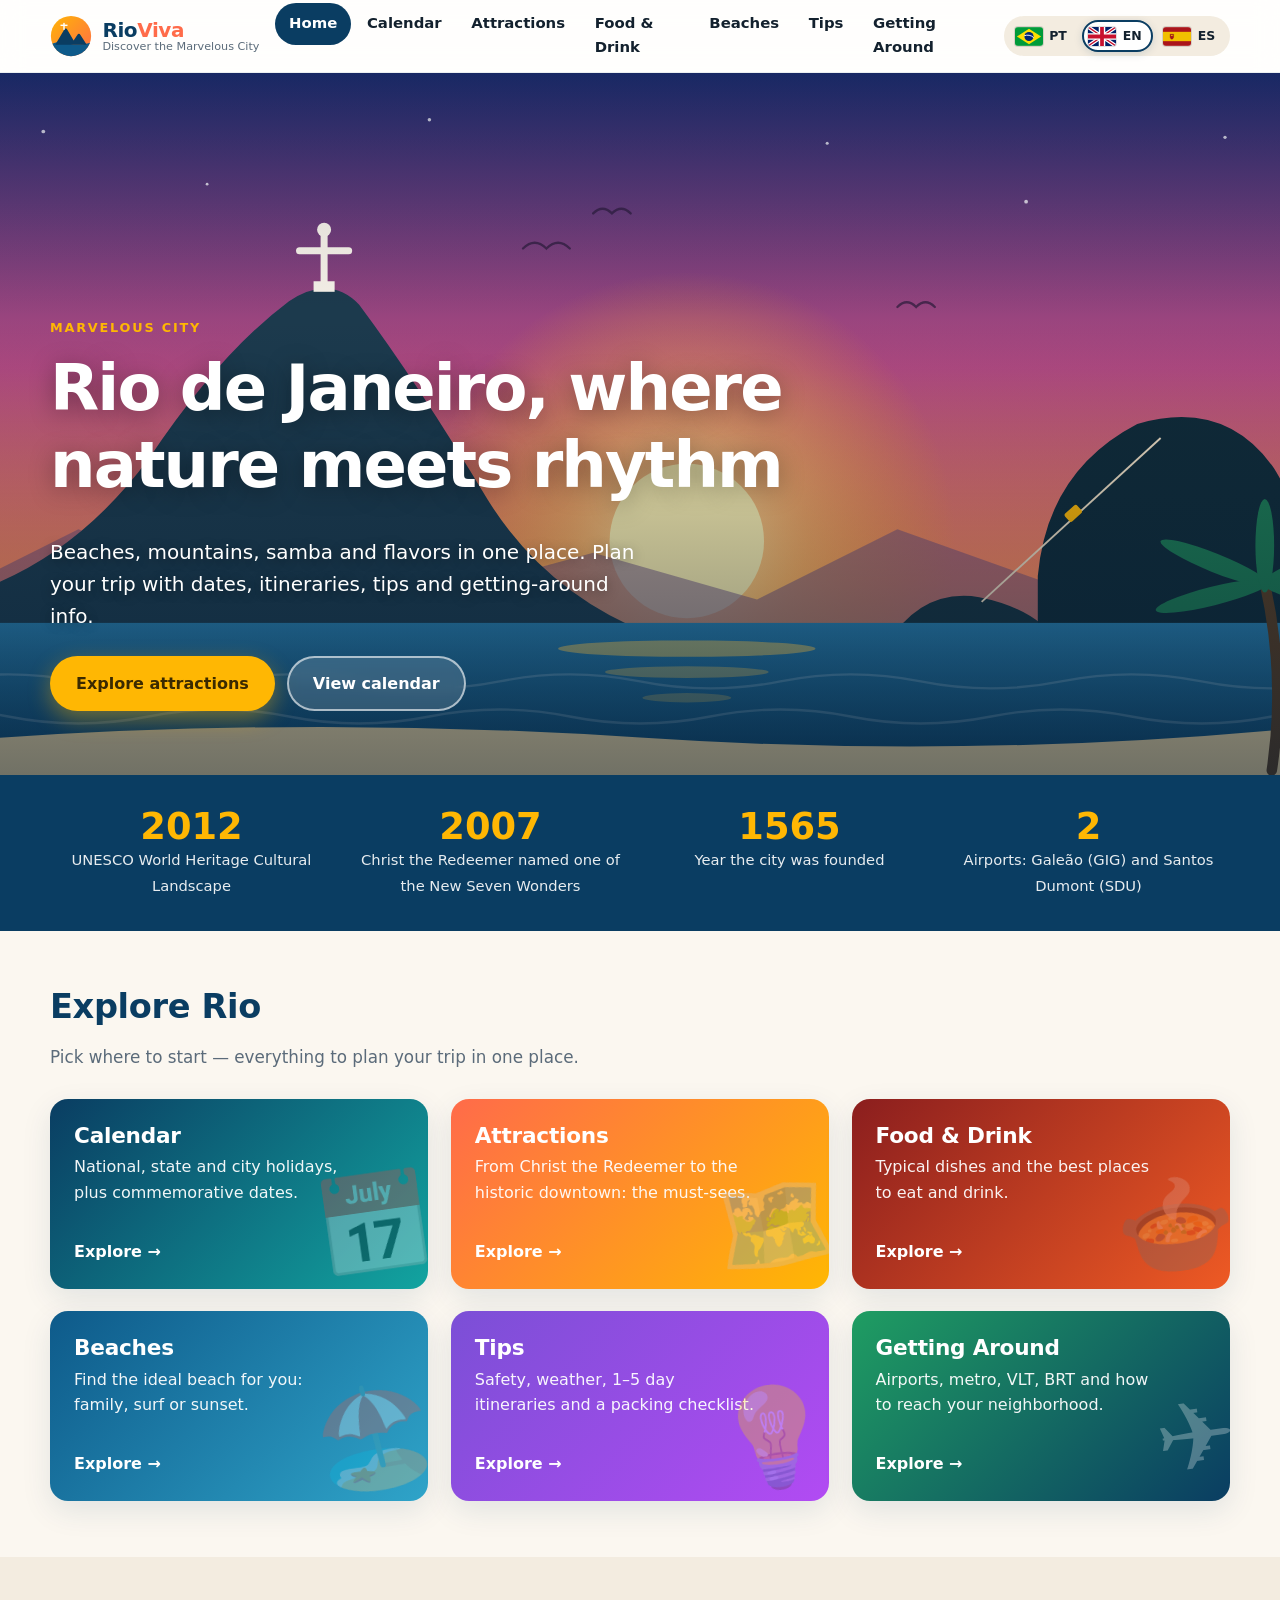
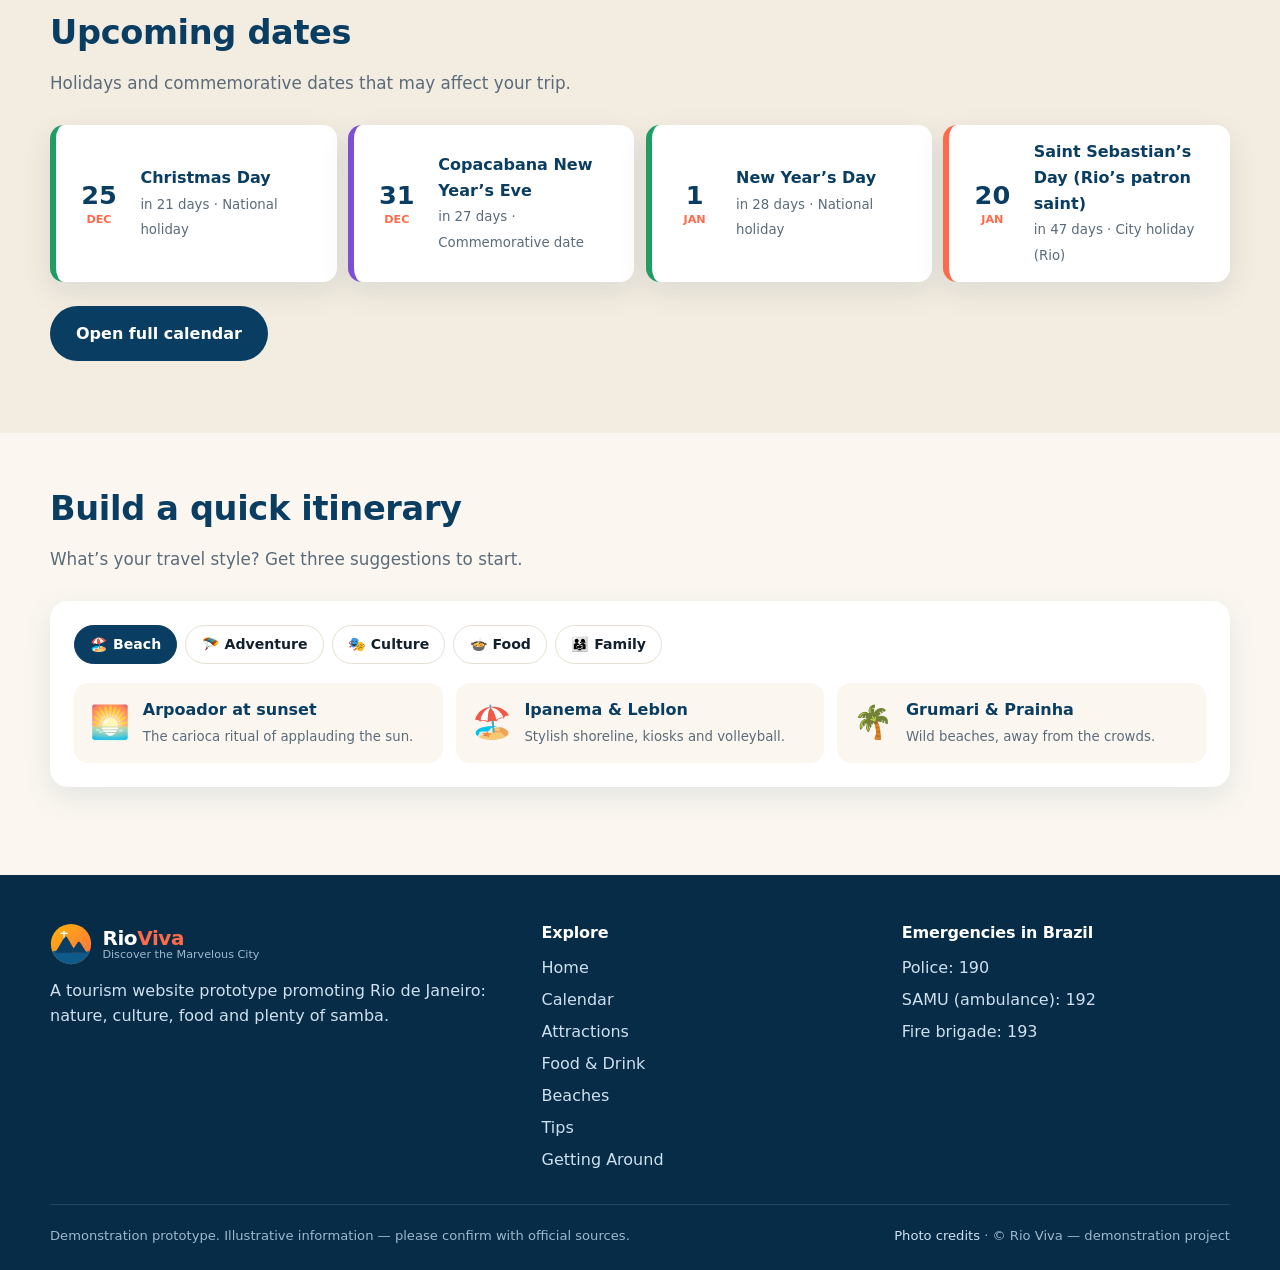
<file: index.html>
<!DOCTYPE html>
<html lang="pt-BR">
<head>
  <meta charset="utf-8">
  <meta name="viewport" content="width=device-width, initial-scale=1">
  <title data-i18n="meta.title.home">Rio Viva — Descubra o Rio de Janeiro</title>
  <meta name="description" content="Guia de turismo do Rio de Janeiro." data-i18n-content="meta.desc.home">
  <link rel="icon" href="favicon.svg" type="image/svg+xml">
  <link rel="stylesheet" href="css/styles.css">
</head>
<body data-page="home">
  <a class="skip-link" href="#main" data-i18n="a11y.skip">Pular para o conteúdo</a>
  <header id="site-header"></header>

  <main id="main">
    <!-- HERO -->
    <section class="hero" aria-labelledby="hero-title">
      <svg class="hero-art" viewBox="0 0 1200 600" preserveAspectRatio="xMidYMax slice" aria-hidden="true" focusable="false">
        <defs>
          <linearGradient id="sky" x1="0" y1="0" x2="0" y2="1">
            <stop offset="0" stop-color="#1b2a6b"/>
            <stop offset=".42" stop-color="#b34a82"/>
            <stop offset=".72" stop-color="#ff8a5c"/>
            <stop offset="1" stop-color="#ffc268"/>
          </linearGradient>
          <radialGradient id="glow">
            <stop offset="0" stop-color="#fff2b8" stop-opacity=".95"/>
            <stop offset=".45" stop-color="#ffd25a" stop-opacity=".5"/>
            <stop offset="1" stop-color="#ffb703" stop-opacity="0"/>
          </radialGradient>
          <linearGradient id="sea" x1="0" y1="0" x2="0" y2="1">
            <stop offset="0" stop-color="#2a7fae"/>
            <stop offset="1" stop-color="#0a3d62"/>
          </linearGradient>
        </defs>
        <rect width="1200" height="600" fill="url(#sky)"/>
        <g fill="#fff" opacity=".75">
          <circle cx="90" cy="50" r="1.6"/><circle cx="230" cy="95" r="1.2"/><circle cx="420" cy="40" r="1.5"/>
          <circle cx="760" cy="60" r="1.3"/><circle cx="930" cy="110" r="1.6"/><circle cx="1100" cy="55" r="1.4"/>
        </g>
        <circle cx="640" cy="400" r="230" fill="url(#glow)"/>
        <circle cx="640" cy="400" r="66" fill="#fff1b0"/>
        <path d="M0 450L120 390 220 430 330 360 450 440 560 410 700 450 820 390 960 440 1100 400 1200 440V600H0Z" fill="#6b4a7c" opacity=".5"/>
        <!-- Corcovado + Cristo -->
        <path d="M0 480L40 440Q120 410 180 330Q240 240 300 195Q335 172 360 198Q410 265 470 365Q520 445 610 480V600H0Z" fill="#1c3a4d"/>
        <g fill="#f4efe6">
          <rect x="327" y="138" width="6" height="44"/><rect x="306" y="149" width="48" height="6" rx="3"/>
          <circle cx="330" cy="134" r="6"/><rect x="321" y="178" width="18" height="9"/>
        </g>
        <!-- Pão de Açúcar + Urca + bondinho -->
        <g transform="translate(70 0)">
        <path d="M740 600V490Q770 440 820 448Q870 458 890 490V600Z" fill="#17323f"/>
        <path d="M870 600V430Q878 340 955 300Q1030 278 1072 338Q1102 386 1112 470L1140 600Z" fill="#102a37"/>
        <line x1="822" y1="452" x2="975" y2="312" stroke="#f1dfc3" stroke-width="1.6"/>
        <rect x="893" y="372" width="14" height="9" rx="2" fill="#ffb703" transform="rotate(-42 900 376)"/>
        </g>
        <!-- mar -->
        <rect y="470" width="1200" height="130" fill="url(#sea)"/>
        <ellipse cx="640" cy="492" rx="110" ry="7" fill="#ffd25a" opacity=".55"/>
        <ellipse cx="640" cy="512" rx="70" ry="5" fill="#ffd25a" opacity=".4"/>
        <ellipse cx="640" cy="534" rx="38" ry="4" fill="#ffd25a" opacity=".3"/>
        <g fill="none" stroke="#fff" stroke-opacity=".2" stroke-width="2">
          <path d="M0 520Q60 508 120 520T240 520 360 520 480 520 600 520 720 520 840 520 960 520 1080 520 1200 520"/>
          <path d="M-60 550Q0 538 60 550T180 550 300 550 420 550 540 550 660 550 780 550 900 550 1020 550 1140 550 1260 550"/>
        </g>
        <!-- pássaros -->
        <g fill="none" stroke="#2a1a3a" stroke-width="2" stroke-linecap="round" opacity=".7">
          <path d="M500 150q10-10 20 0q10-10 20 0"/><path d="M560 120q8-8 16 0q8-8 16 0"/><path d="M820 200q8-8 16 0q8-8 16 0"/>
        </g>
        <!-- areia + palmeira -->
        <path d="M0 600V572Q300 548 600 568T1200 556V600Z" fill="#f3d9a4"/>
        <g transform="translate(1140 596)">
          <path d="M0 0Q12-80-6-160" stroke="#5a3d22" stroke-width="9" fill="none" stroke-linecap="round"/>
          <g transform="translate(-6 -160)" fill="#1d7a52">
            <ellipse cx="46" cy="0" rx="50" ry="8" transform="rotate(-22)"/><ellipse cx="46" cy="0" rx="50" ry="8" transform="rotate(14)"/>
            <ellipse cx="-46" cy="0" rx="50" ry="8" transform="rotate(22)"/><ellipse cx="-46" cy="0" rx="50" ry="8" transform="rotate(-14)"/>
            <ellipse cx="0" cy="-32" rx="8" ry="40"/>
          </g>
        </g>
      </svg>
      <div class="container hero-content">
        <span class="eyebrow" data-i18n="home.hero.eyebrow">Cidade Maravilhosa</span>
        <h1 id="hero-title" data-i18n="home.hero.title">Rio de Janeiro, onde a natureza encontra o ritmo</h1>
        <p data-i18n="home.hero.sub">Praias, montanhas, samba e sabores num só lugar. Planeje sua viagem com datas, roteiros, dicas e mobilidade.</p>
        <div class="hero-cta">
          <a class="btn btn-primary" href="pontos-turisticos.html" data-i18n="home.hero.cta1">Explorar pontos turísticos</a>
          <a class="btn btn-ghost" href="calendario.html" data-i18n="home.hero.cta2">Ver calendário</a>
        </div>
      </div>
    </section>

    <!-- STATS -->
    <section class="stats" aria-label="Rio em números">
      <div class="container stats-grid">
        <div class="stat"><strong>2012</strong><span data-i18n="home.stat.1">Paisagem Cultural Patrimônio Mundial da UNESCO</span></div>
        <div class="stat"><strong>2007</strong><span data-i18n="home.stat.2">Cristo Redentor eleito uma das Novas Sete Maravilhas</span></div>
        <div class="stat"><strong>1565</strong><span data-i18n="home.stat.3">Ano de fundação da cidade</span></div>
        <div class="stat"><strong>2</strong><span data-i18n="home.stat.4">Aeroportos: Galeão (GIG) e Santos Dumont (SDU)</span></div>
      </div>
    </section>

    <!-- EXPLORE -->
    <section class="section">
      <div class="container">
        <div class="section-head reveal">
          <h2 data-i18n="home.explore.title">Explore o Rio</h2>
          <p data-i18n="home.explore.sub">Escolha por onde começar — tudo para planejar sua viagem em um só lugar.</p>
        </div>
        <div class="grid">
          <a class="tile reveal" href="calendario.html" data-emoji="📅" style="--g1:#0a3d62;--g2:#12a4a0">
            <h3 data-i18n="nav.calendar">Calendário</h3><p data-i18n="home.tile.calendar">Feriados nacionais, estaduais e municipais, e datas comemorativas.</p><span class="go" data-i18n="common.explore">Explorar →</span>
          </a>
          <a class="tile reveal" href="pontos-turisticos.html" data-emoji="🗺️" style="--g1:#ff6b4a;--g2:#ffb703">
            <h3 data-i18n="nav.attractions">Pontos turísticos</h3><p data-i18n="home.tile.attractions">Do Cristo Redentor ao Centro Histórico: o que não pode faltar.</p><span class="go" data-i18n="common.explore">Explorar →</span>
          </a>
          <a class="tile reveal" href="gastronomia.html" data-emoji="🍲" style="--g1:#8b1e1e;--g2:#ee5a24">
            <h3 data-i18n="nav.food">Gastronomia</h3><p data-i18n="home.tile.food">Pratos típicos e os melhores lugares para comer e beber.</p><span class="go" data-i18n="common.explore">Explorar →</span>
          </a>
          <a class="tile reveal" href="praias.html" data-emoji="🏖️" style="--g1:#0e5a8a;--g2:#2fa4c9">
            <h3 data-i18n="nav.beaches">Praias</h3><p data-i18n="home.tile.beaches">Encontre a praia ideal para o seu perfil: família, surfe ou pôr do sol.</p><span class="go" data-i18n="common.explore">Explorar →</span>
          </a>
          <a class="tile reveal" href="dicas.html" data-emoji="💡" style="--g1:#7b4fd6;--g2:#b24bf3">
            <h3 data-i18n="nav.tips">Dicas</h3><p data-i18n="home.tile.tips">Segurança, clima, roteiros de 1 a 5 dias e checklist de mala.</p><span class="go" data-i18n="common.explore">Explorar →</span>
          </a>
          <a class="tile reveal" href="mobilidade.html" data-emoji="✈️" style="--g1:#1f9d62;--g2:#0a3d62">
            <h3 data-i18n="nav.mobility">Mobilidade</h3><p data-i18n="home.tile.mobility">Aeroportos, metrô, VLT, BRT e como chegar ao seu bairro.</p><span class="go" data-i18n="common.explore">Explorar →</span>
          </a>
        </div>
      </div>
    </section>

    <!-- PRÓXIMAS DATAS -->
    <section class="section alt">
      <div class="container">
        <div class="section-head reveal">
          <h2 data-i18n="home.upcoming.title">Próximas datas</h2>
          <p data-i18n="home.upcoming.sub">Feriados e datas comemorativas que podem influenciar sua viagem.</p>
        </div>
        <div class="upcoming" id="upcoming"></div>
        <p style="margin-top:1.5rem"><a class="btn btn-dark" href="calendario.html" data-i18n="home.upcoming.cta">Abrir calendário completo</a></p>
      </div>
    </section>

    <!-- ROTEIRO RÁPIDO -->
    <section class="section">
      <div class="container">
        <div class="section-head reveal">
          <h2 data-i18n="home.quick.title">Monte um roteiro rápido</h2>
          <p data-i18n="home.quick.sub">Qual é o seu estilo de viagem? Receba três sugestões para começar.</p>
        </div>
        <div class="quick reveal">
          <div class="chips" id="quick-chips" role="group" data-i18n-aria="home.quick.title"></div>
          <div class="quick-results" id="quick-results" aria-live="polite"></div>
        </div>
      </div>
    </section>
  </main>

  <footer id="site-footer"></footer>

  <script src="js/i18n.js"></script>
  <script src="js/core.js"></script>
  <script src="js/data/calendar-data.js"></script>
  <script src="js/pages/home.js"></script>
</body>
</html>
</file>
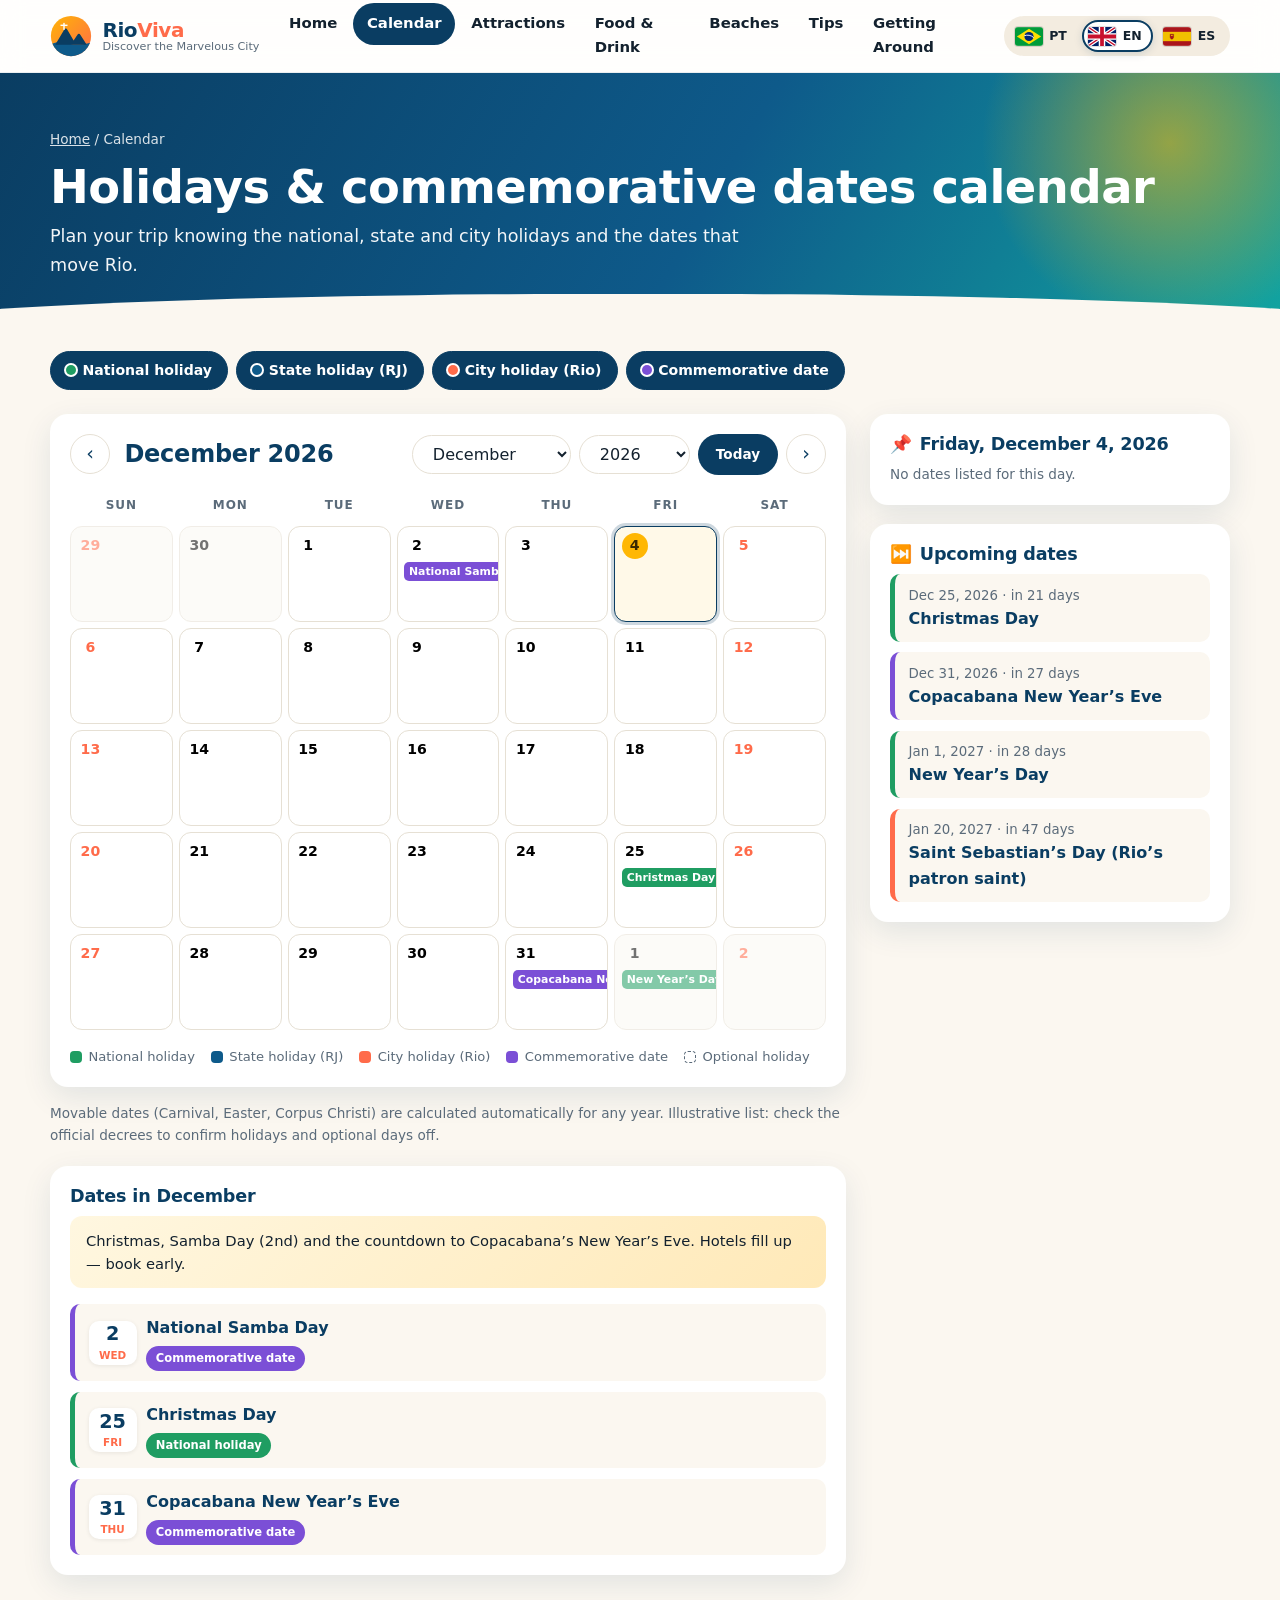
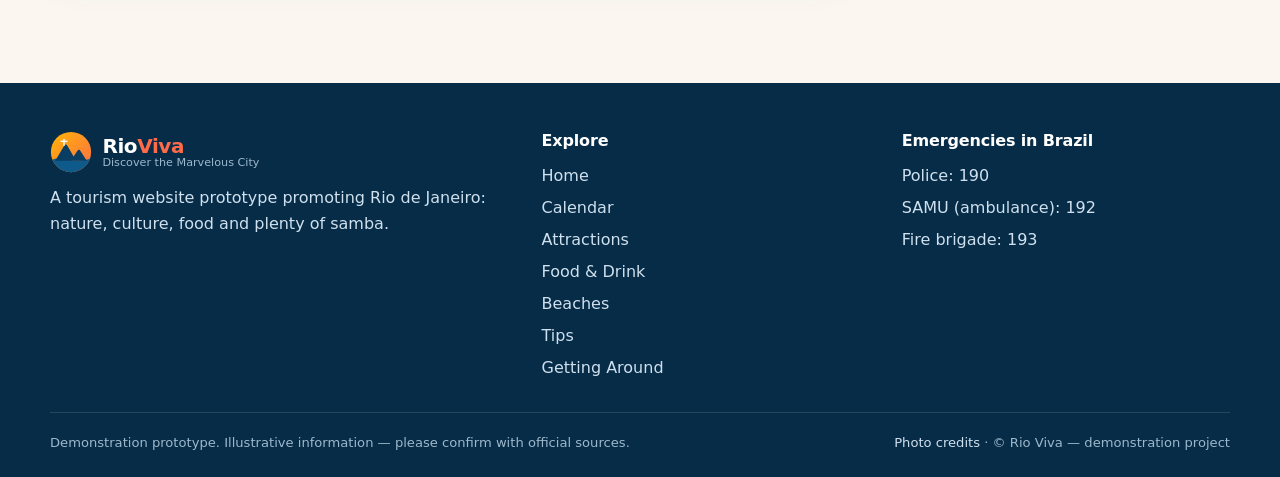
<file: calendario.html>
<!DOCTYPE html>
<html lang="pt-BR">
<head>
  <meta charset="utf-8">
  <meta name="viewport" content="width=device-width, initial-scale=1">
  <title data-i18n="meta.title.calendar">Calendário · Rio Viva</title>
  <meta name="description" content="Calendário de feriados e datas comemorativas do Rio de Janeiro." data-i18n-content="meta.desc.calendar">
  <link rel="icon" href="favicon.svg" type="image/svg+xml">
  <link rel="stylesheet" href="css/styles.css">
</head>
<body data-page="calendar">
  <a class="skip-link" href="#main" data-i18n="a11y.skip">Pular para o conteúdo</a>
  <header id="site-header"></header>

  <main id="main">
    <section class="page-hero">
      <div class="container">
        <div class="crumb"><a href="index.html" data-i18n="nav.home">Início</a> / <span data-i18n="nav.calendar">Calendário</span></div>
        <h1 data-i18n="cal.title">Calendário de feriados e datas comemorativas</h1>
        <p data-i18n="cal.intro">Planeje sua viagem conhecendo os feriados nacionais, estaduais e municipais e as datas que movimentam o Rio.</p>
      </div>
    </section>

    <section class="section" style="padding-top:1.5rem">
      <div class="container">
        <div class="toolbar">
          <div class="chips" id="filters" role="group" data-i18n-aria="cal.filters"></div>
        </div>

        <div class="cal-layout" id="cal-main">
          <div>
            <div class="cal-card">
              <div class="cal-nav">
                <button type="button" class="icon-btn" id="prev" data-i18n-aria="cal.prev">‹</button>
                <h2 id="cal-title" aria-live="polite"></h2>
                <label class="visually-hidden" for="sel-month" data-i18n="cal.month">Mês</label>
                <select class="field" id="sel-month"></select>
                <label class="visually-hidden" for="sel-year" data-i18n="cal.year">Ano</label>
                <select class="field" id="sel-year"></select>
                <button type="button" class="btn btn-dark btn-sm" id="today" data-i18n="cal.todayBtn">Hoje</button>
                <button type="button" class="icon-btn" id="next" data-i18n-aria="cal.next">›</button>
              </div>
              <div class="cal-grid" id="cal-grid"></div>
              <div class="legend">
                <span style="--c:var(--t-national)"><i></i><span data-i18n="cal.type.national">Feriado nacional</span></span>
                <span style="--c:var(--t-state)"><i></i><span data-i18n="cal.type.state">Feriado estadual</span></span>
                <span style="--c:var(--t-municipal)"><i></i><span data-i18n="cal.type.municipal">Feriado municipal</span></span>
                <span style="--c:var(--t-event)"><i></i><span data-i18n="cal.type.event">Data comemorativa</span></span>
                <span><i class="dashed"></i><span id="legend-optional">Ponto facultativo</span></span>
              </div>
            </div>
            <p class="note" style="margin-top:1rem" data-i18n="cal.disclaimer">Datas móveis são calculadas automaticamente. Consulte os decretos oficiais para confirmar feriados e pontos facultativos.</p>

            <div class="side-card" style="margin-top:1.2rem">
              <h3 id="month-title"></h3>
              <div class="month-hl" id="month-hl" style="margin-bottom:1rem"></div>
              <ul class="ev-list" id="month-events"></ul>
            </div>
          </div>

          <aside aria-label="Detalhes">
            <div class="side-card">
              <h3>📌 <span id="day-title"></span></h3>
              <ul class="ev-list" id="day-events" aria-live="polite"></ul>
            </div>
            <div class="side-card">
              <h3>⏭️ <span data-i18n="cal.upcoming">Próximas datas</span></h3>
              <ul class="ev-list" id="upcoming"></ul>
            </div>
          </aside>
        </div>
      </div>
    </section>
  </main>

  <footer id="site-footer"></footer>

  <script src="js/i18n.js"></script>
  <script src="js/core.js"></script>
  <script src="js/data/calendar-data.js"></script>
  <script src="js/pages/calendar.js"></script>
</body>
</html>
</file>
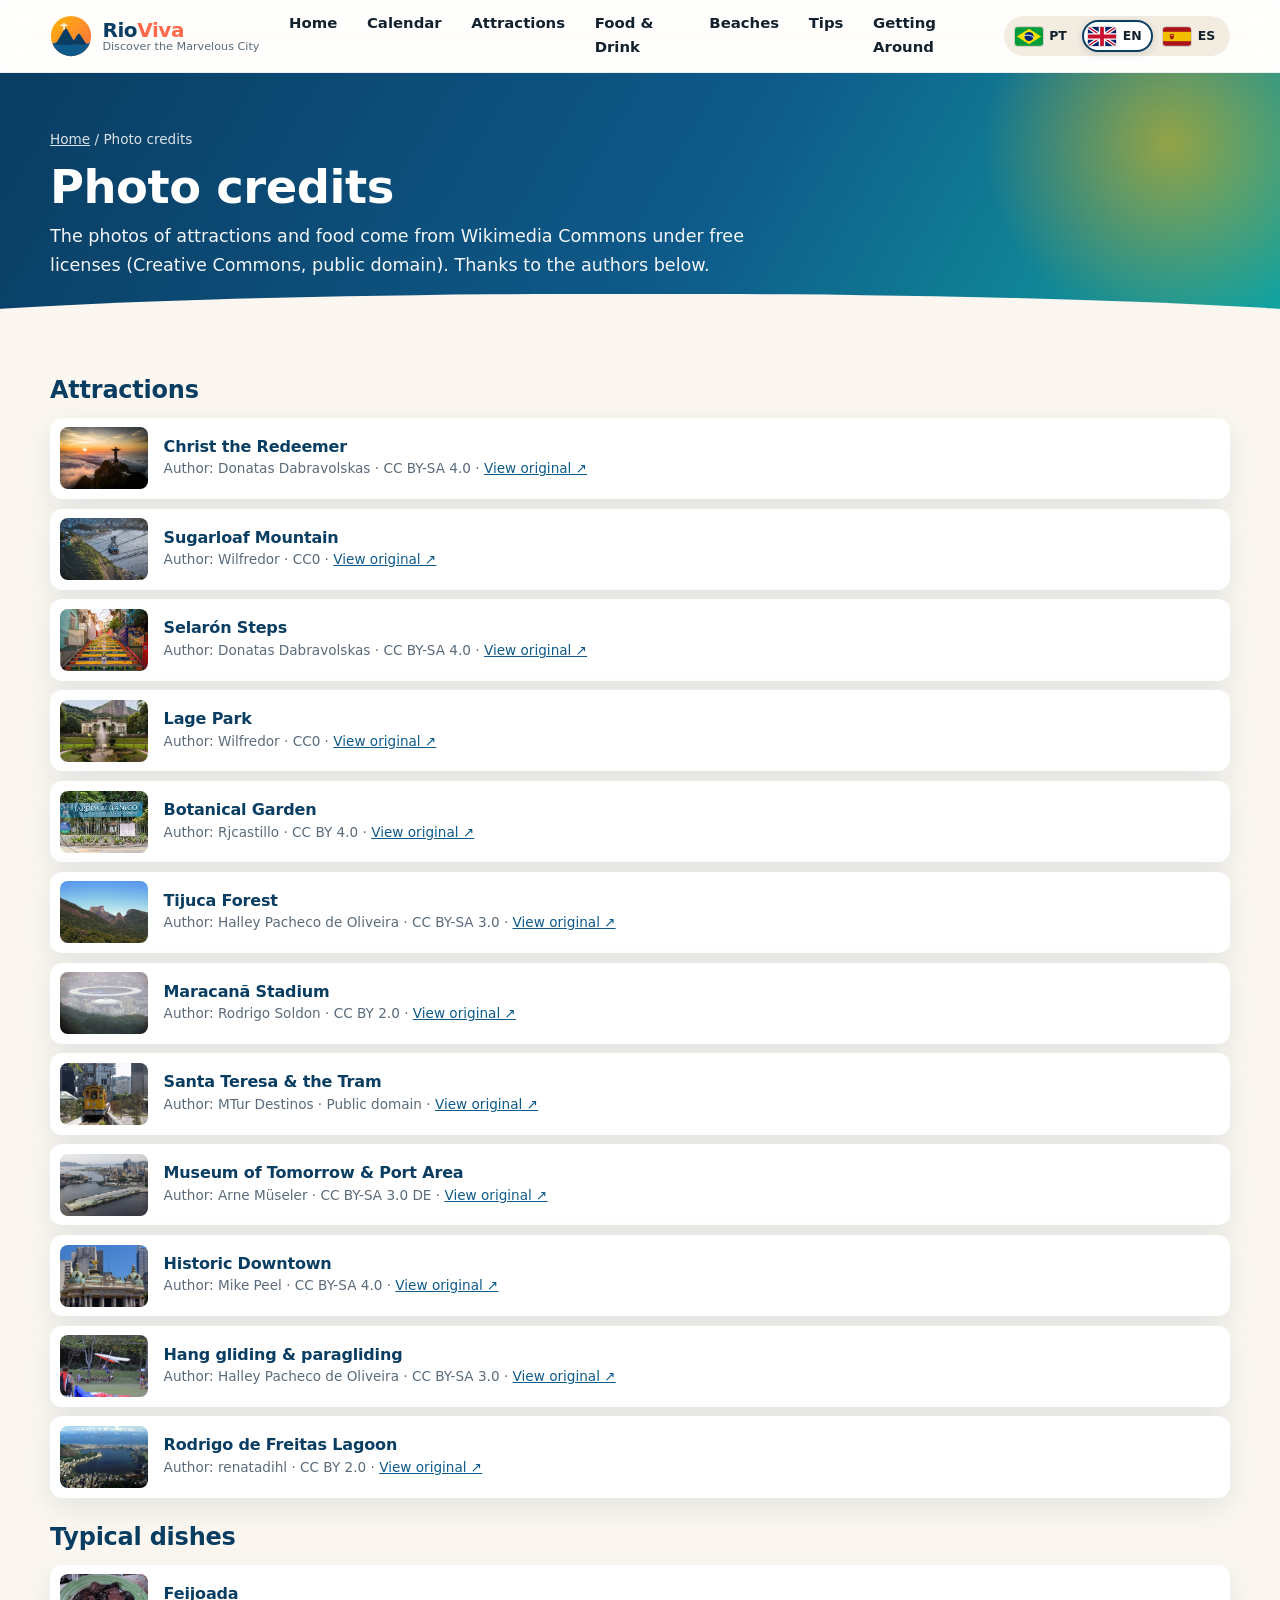
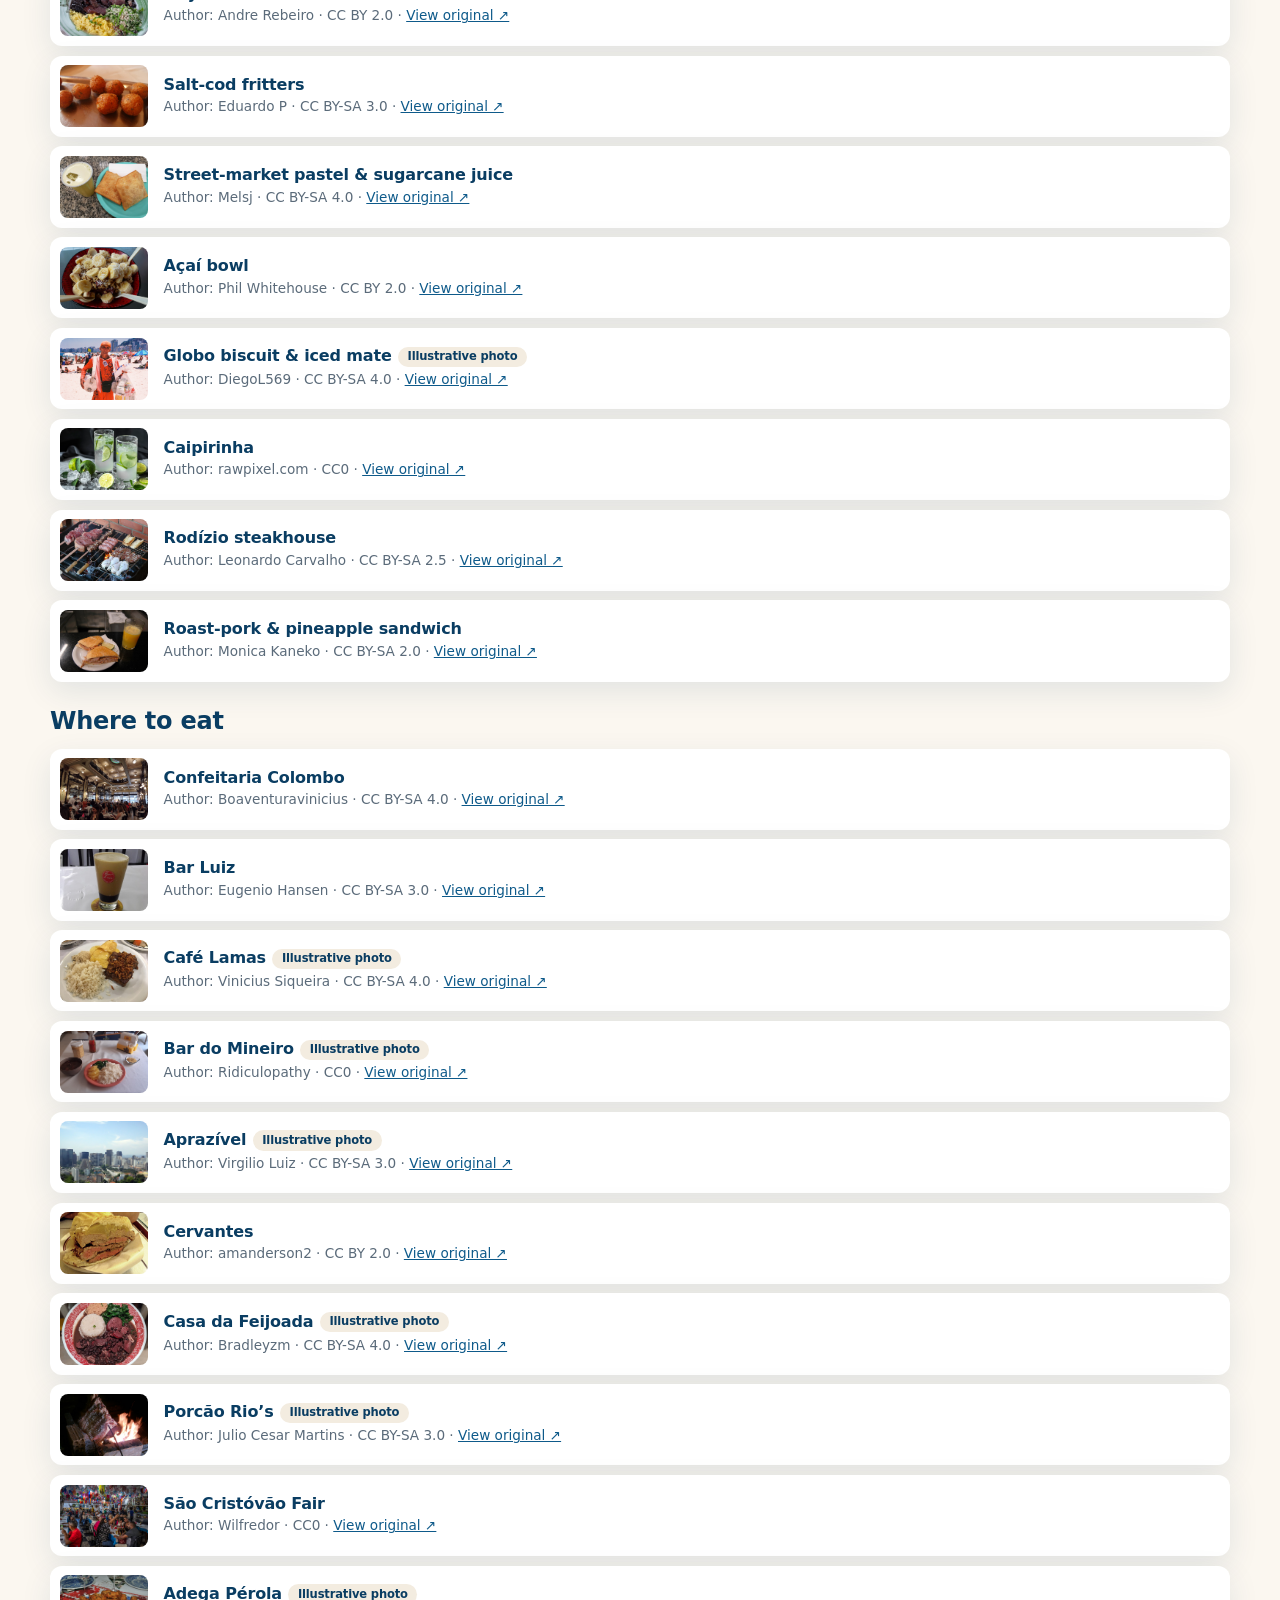
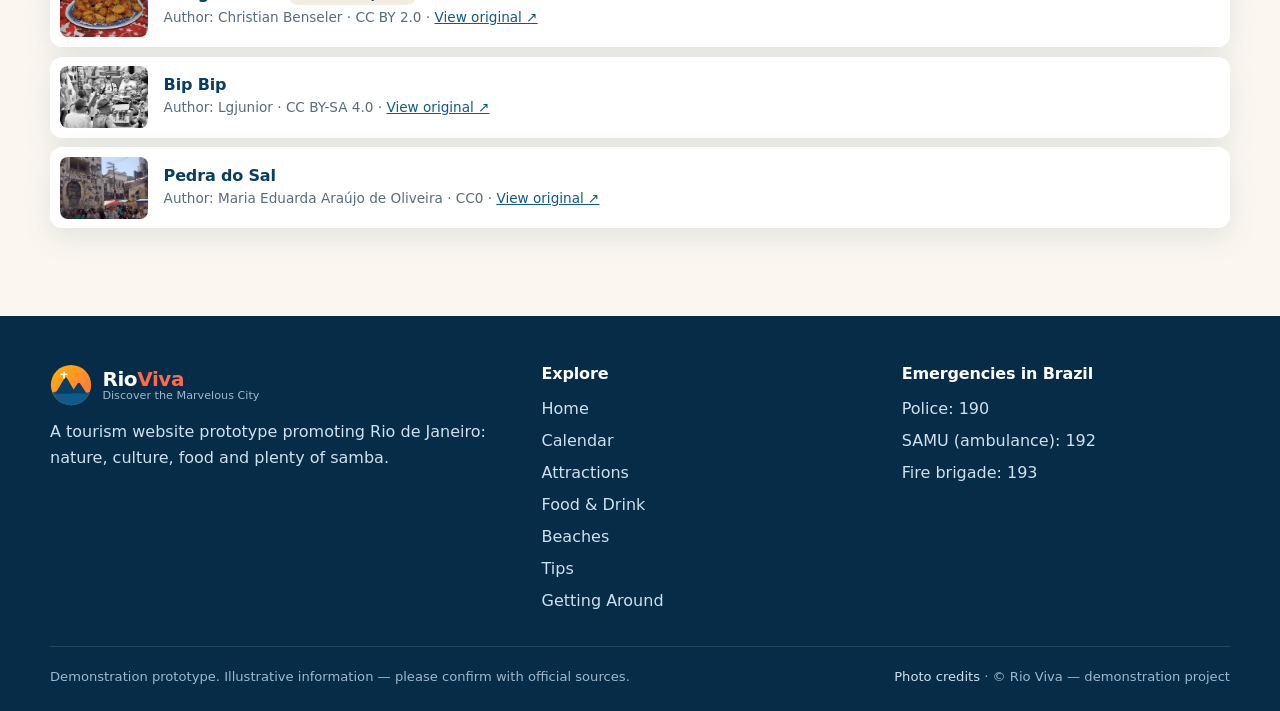
<file: creditos.html>
<!DOCTYPE html>
<html lang="pt-BR">
<head>
  <meta charset="utf-8">
  <meta name="viewport" content="width=device-width, initial-scale=1">
  <title data-i18n="meta.title.credits">Créditos das fotos · Rio Viva</title>
  <meta name="description" content="Autores e licenças das fotos usadas no site." data-i18n-content="meta.desc.credits">
  <link rel="icon" href="favicon.svg" type="image/svg+xml">
  <link rel="stylesheet" href="css/styles.css">
</head>
<body data-page="credits">
  <a class="skip-link" href="#main" data-i18n="a11y.skip">Pular para o conteúdo</a>
  <header id="site-header"></header>

  <main id="main">
    <section class="page-hero">
      <div class="container">
        <div class="crumb"><a href="index.html" data-i18n="nav.home">Início</a> / <span data-i18n="credits.title">Créditos das fotos</span></div>
        <h1 data-i18n="credits.title">Créditos das fotos</h1>
        <p data-i18n="credits.intro">As fotos vêm do Wikimedia Commons, sob licenças livres.</p>
      </div>
    </section>

    <section class="section" style="padding-top:1.5rem">
      <div class="container" id="credits-root"></div>
    </section>
  </main>

  <footer id="site-footer"></footer>

  <script src="js/i18n.js"></script>
  <script src="js/core.js"></script>
  <script src="js/data/attractions-data.js"></script>
  <script src="js/data/food-data.js"></script>
  <script src="js/data/photos-data.js"></script>
  <script src="js/pages/credits.js"></script>
</body>
</html>
</file>
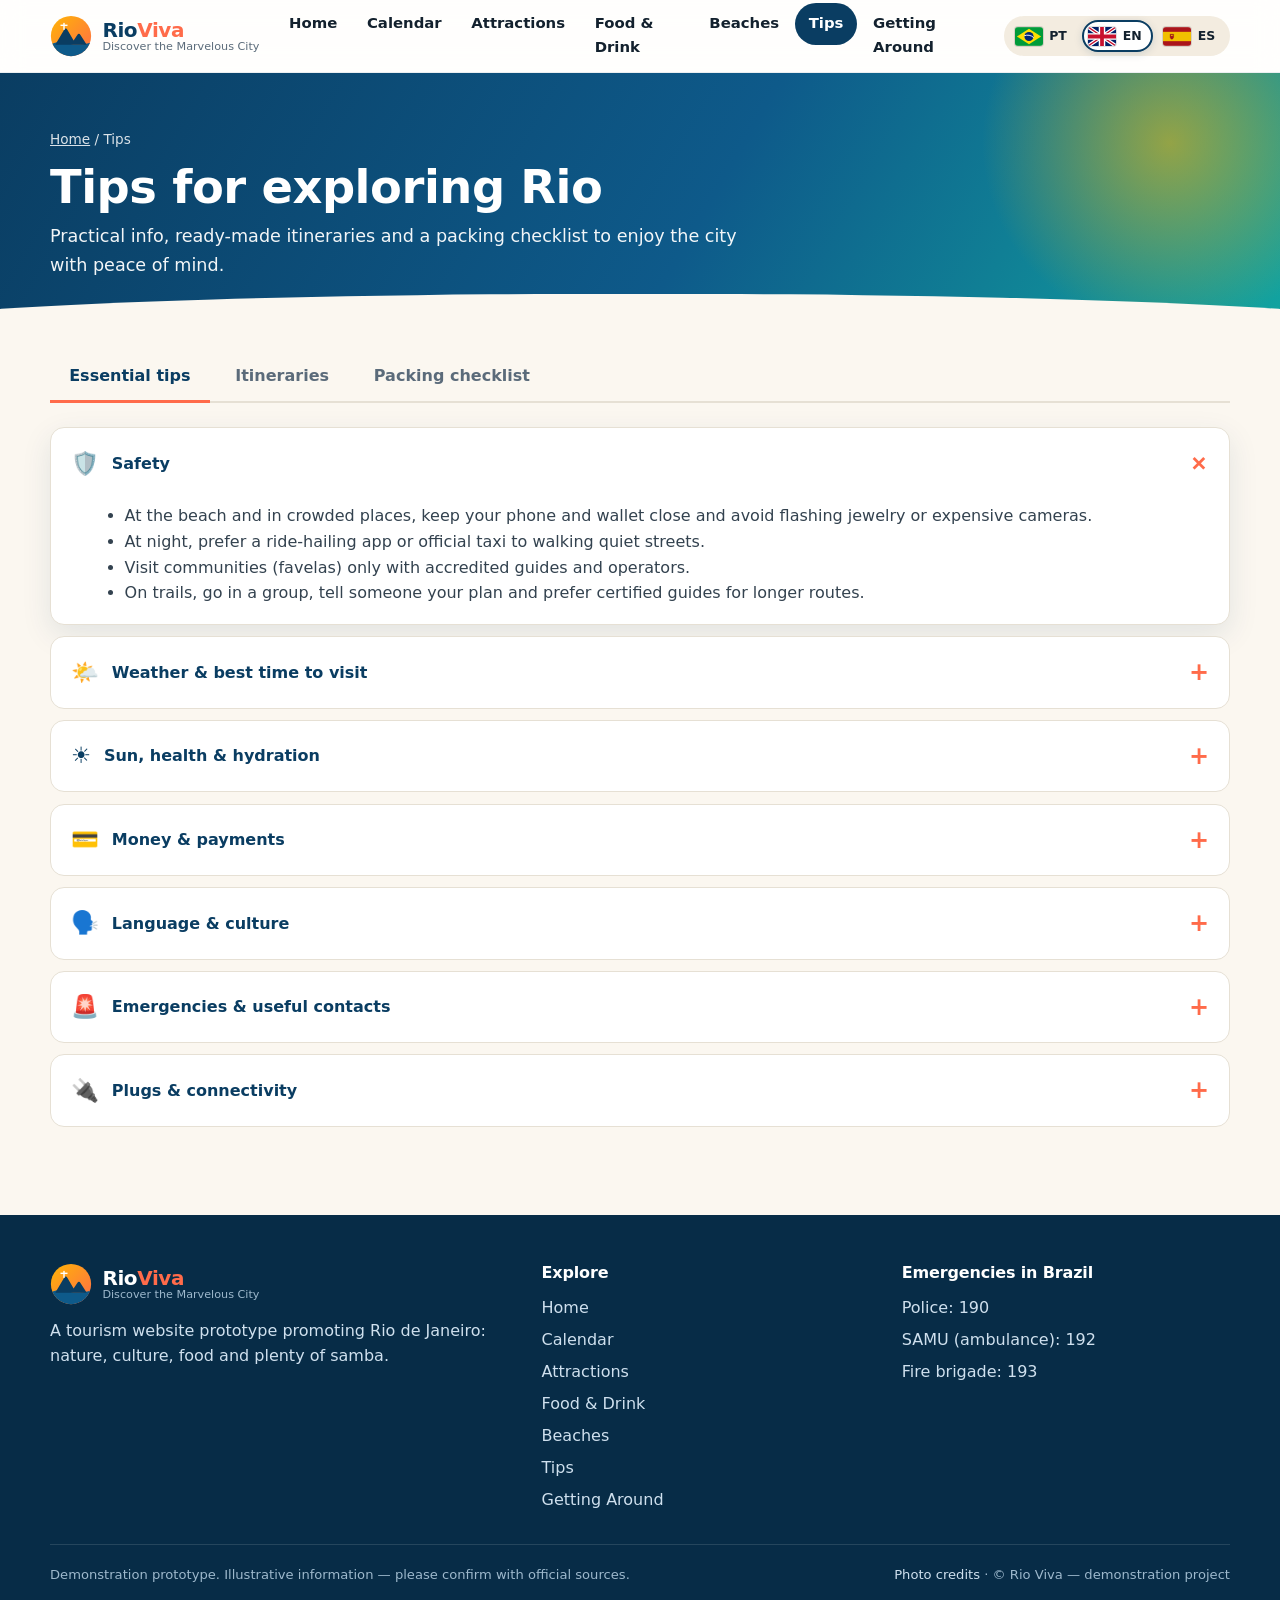
<file: dicas.html>
<!DOCTYPE html>
<html lang="pt-BR">
<head>
  <meta charset="utf-8">
  <meta name="viewport" content="width=device-width, initial-scale=1">
  <title data-i18n="meta.title.tips">Dicas para passear · Rio Viva</title>
  <meta name="description" content="Dicas, roteiros e checklist para passear no Rio de Janeiro." data-i18n-content="meta.desc.tips">
  <link rel="icon" href="favicon.svg" type="image/svg+xml">
  <link rel="stylesheet" href="css/styles.css">
</head>
<body data-page="tips">
  <a class="skip-link" href="#main" data-i18n="a11y.skip">Pular para o conteúdo</a>
  <header id="site-header"></header>

  <main id="main">
    <section class="page-hero">
      <div class="container">
        <div class="crumb"><a href="index.html" data-i18n="nav.home">Início</a> / <span data-i18n="nav.tips">Dicas</span></div>
        <h1 data-i18n="tips.title">Dicas para passear pelo Rio</h1>
        <p data-i18n="tips.intro">Informações práticas, roteiros prontos e um checklist de mala para aproveitar a cidade com tranquilidade.</p>
      </div>
    </section>

    <section class="section" style="padding-top:1.5rem">
      <div class="container">
        <div class="tabs" role="tablist">
          <button type="button" class="tab" role="tab" data-tab="essentials" id="tab-essentials" aria-controls="panel-essentials" aria-selected="true" data-i18n="tips.tab.essentials">Dicas essenciais</button>
          <button type="button" class="tab" role="tab" data-tab="itineraries" id="tab-itineraries" aria-controls="panel-itineraries" aria-selected="false" data-i18n="tips.tab.itineraries">Roteiros</button>
          <button type="button" class="tab" role="tab" data-tab="checklist" id="tab-checklist" aria-controls="panel-checklist" aria-selected="false" data-i18n="tips.tab.checklist">Checklist de mala</button>
        </div>

        <div class="tab-panel" id="panel-essentials" role="tabpanel" aria-labelledby="tab-essentials">
          <div class="accordion" id="accordion"></div>
        </div>

        <div class="tab-panel" id="panel-itineraries" role="tabpanel" aria-labelledby="tab-itineraries" hidden>
          <div class="toolbar">
            <div class="chips" id="trip-chips" role="group" data-i18n-aria="tips.tab.itineraries">
              <button type="button" class="chip" data-trip="d1" aria-pressed="false" data-i18n="tips.trip.d1">1 dia</button>
              <button type="button" class="chip" data-trip="d3" aria-pressed="true" data-i18n="tips.trip.d3">3 dias</button>
              <button type="button" class="chip" data-trip="d5" aria-pressed="false" data-i18n="tips.trip.d5">5 dias</button>
            </div>
          </div>
          <div class="itinerary" id="itinerary"></div>
        </div>

        <div class="tab-panel" id="panel-checklist" role="tabpanel" aria-labelledby="tab-checklist" hidden>
          <div class="section-head">
            <h2 data-i18n="tips.check.title">O que levar</h2>
            <p data-i18n="tips.check.sub">Marque o que já separou — seu progresso fica salvo neste navegador.</p>
          </div>
          <div class="progress" role="progressbar" aria-valuemin="0" aria-valuemax="100"><div id="progress-bar"></div></div>
          <p class="note" id="progress-text" aria-live="polite"></p>
          <ul class="checklist" id="checklist"></ul>
          <p style="margin-top:1.2rem"><button type="button" class="btn btn-dark btn-sm" id="reset-list" data-i18n="tips.check.reset">Limpar lista</button></p>
        </div>
      </div>
    </section>
  </main>

  <footer id="site-footer"></footer>

  <script src="js/i18n.js"></script>
  <script src="js/core.js"></script>
  <script src="js/data/tips-data.js"></script>
  <script src="js/pages/tips.js"></script>
</body>
</html>
</file>
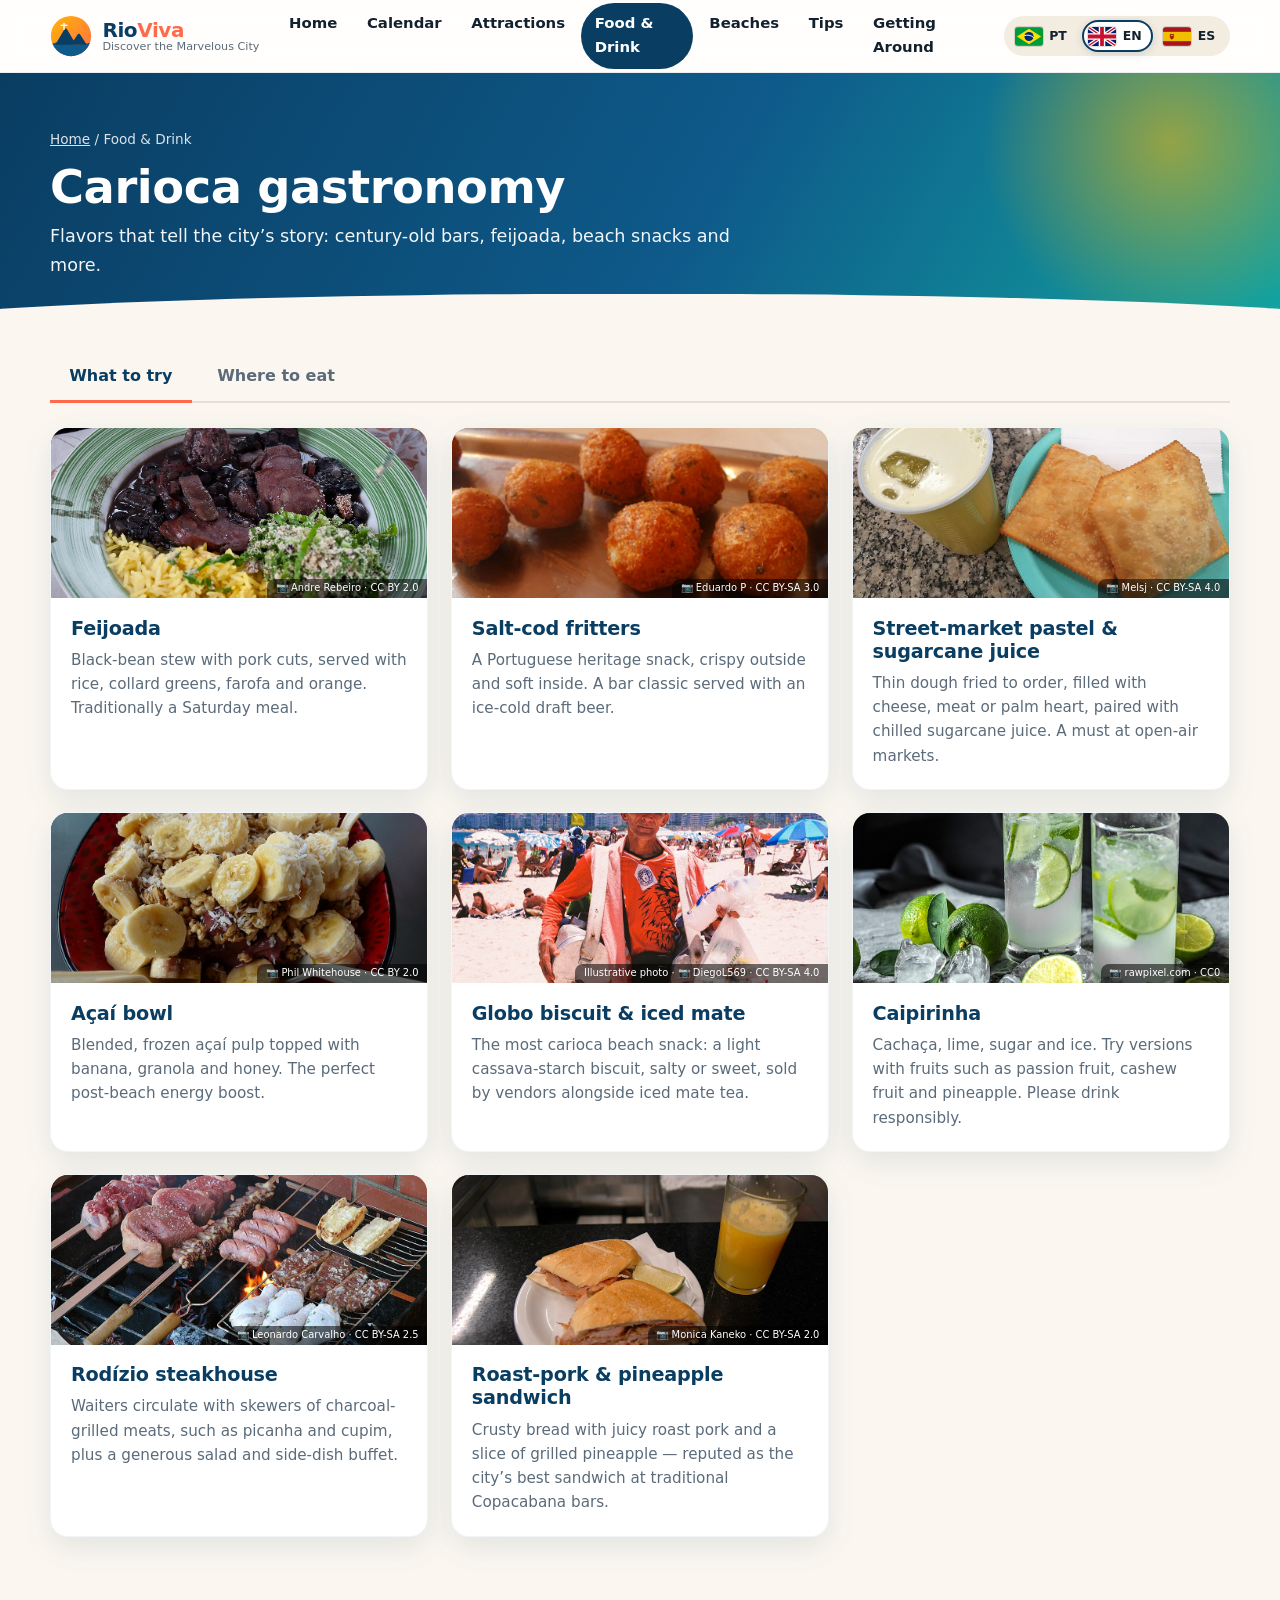
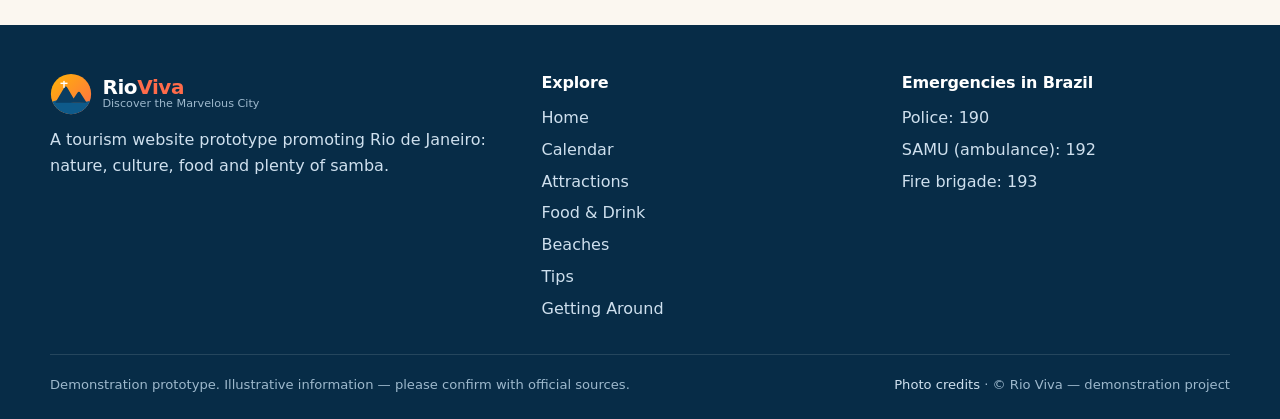
<file: gastronomia.html>
<!DOCTYPE html>
<html lang="pt-BR">
<head>
  <meta charset="utf-8">
  <meta name="viewport" content="width=device-width, initial-scale=1">
  <title data-i18n="meta.title.food">Gastronomia · Rio Viva</title>
  <meta name="description" content="Gastronomia do Rio de Janeiro." data-i18n-content="meta.desc.food">
  <link rel="icon" href="favicon.svg" type="image/svg+xml">
  <link rel="stylesheet" href="css/styles.css">
</head>
<body data-page="food">
  <a class="skip-link" href="#main" data-i18n="a11y.skip">Pular para o conteúdo</a>
  <header id="site-header"></header>

  <main id="main">
    <section class="page-hero">
      <div class="container">
        <div class="crumb"><a href="index.html" data-i18n="nav.home">Início</a> / <span data-i18n="nav.food">Gastronomia</span></div>
        <h1 data-i18n="food.title">Gastronomia carioca</h1>
        <p data-i18n="food.intro">Sabores que contam a história da cidade: botecos centenários, feijoada, frutos do mar e muito mais.</p>
      </div>
    </section>

    <section class="section" style="padding-top:1.5rem">
      <div class="container">
        <div class="tabs" role="tablist">
          <button type="button" class="tab" role="tab" data-tab="dishes" id="tab-dishes" aria-controls="panel-dishes" aria-selected="true" data-i18n="food.tab.dishes">O que provar</button>
          <button type="button" class="tab" role="tab" data-tab="places" id="tab-places" aria-controls="panel-places" aria-selected="false" data-i18n="food.tab.places">Onde comer</button>
        </div>

        <div class="tab-panel" id="panel-dishes" role="tabpanel" aria-labelledby="tab-dishes">
          <div class="grid" id="dishes-grid"></div>
        </div>

        <div class="tab-panel" id="panel-places" role="tabpanel" aria-labelledby="tab-places" hidden>
          <div class="toolbar">
            <div class="chips" id="type-chips" role="group" data-i18n-aria="food.filters"></div>
            <label class="visually-hidden" for="price" data-i18n="food.price.label">Faixa de preço</label>
            <select class="field" id="price"></select>
            <label class="visually-hidden" for="search" data-i18n="common.search">Buscar</label>
            <input class="field search" id="search" type="search" autocomplete="off" data-i18n-ph="common.search">
            <span class="result-count" id="count" aria-live="polite"></span>
          </div>
          <div class="grid" id="places-grid"></div>
          <p class="note" style="margin-top:1.5rem" data-i18n="common.confirm">Informações ilustrativas — confirme horários, preços e disponibilidade nos canais oficiais antes de ir.</p>
        </div>
      </div>
    </section>
  </main>

  <footer id="site-footer"></footer>

  <script src="js/i18n.js"></script>
  <script src="js/core.js"></script>
  <script src="js/data/food-data.js"></script>
  <script src="js/data/photos-data.js"></script>
  <script src="js/pages/food.js"></script>
</body>
</html>
</file>
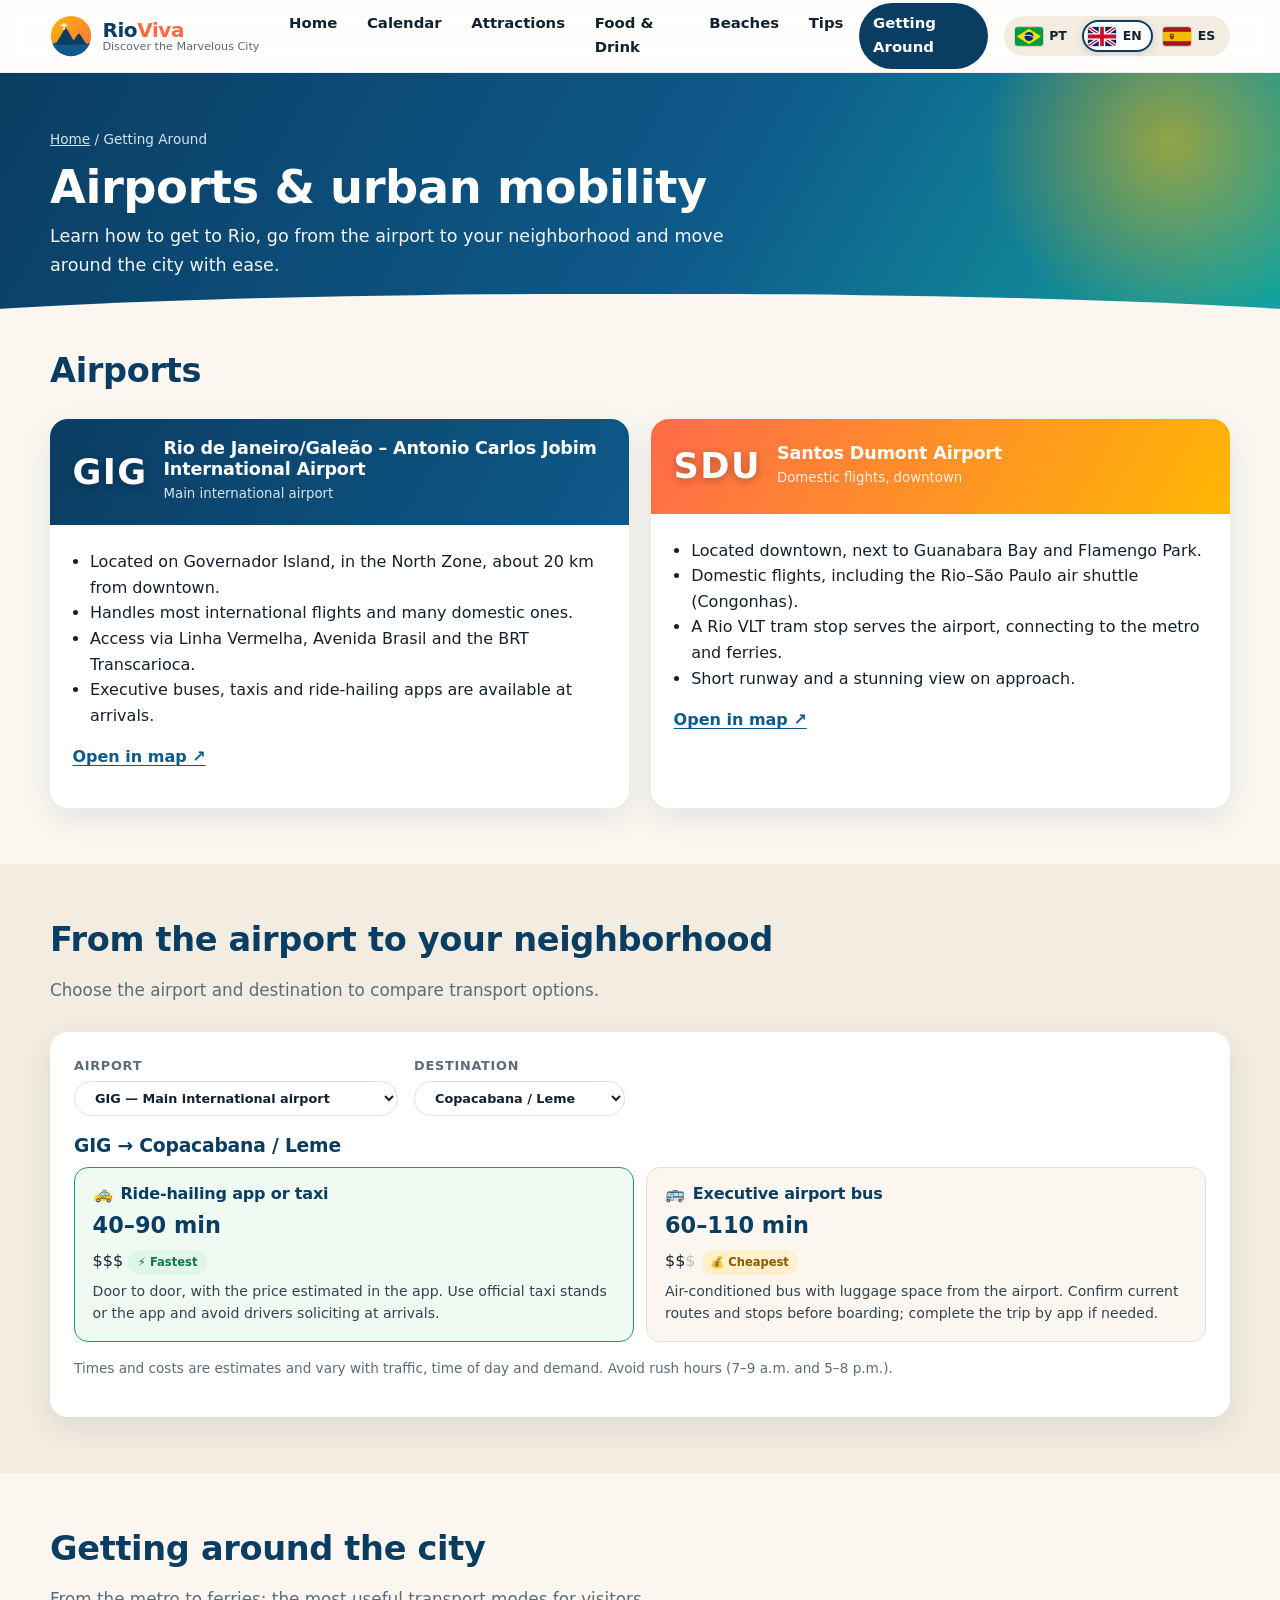
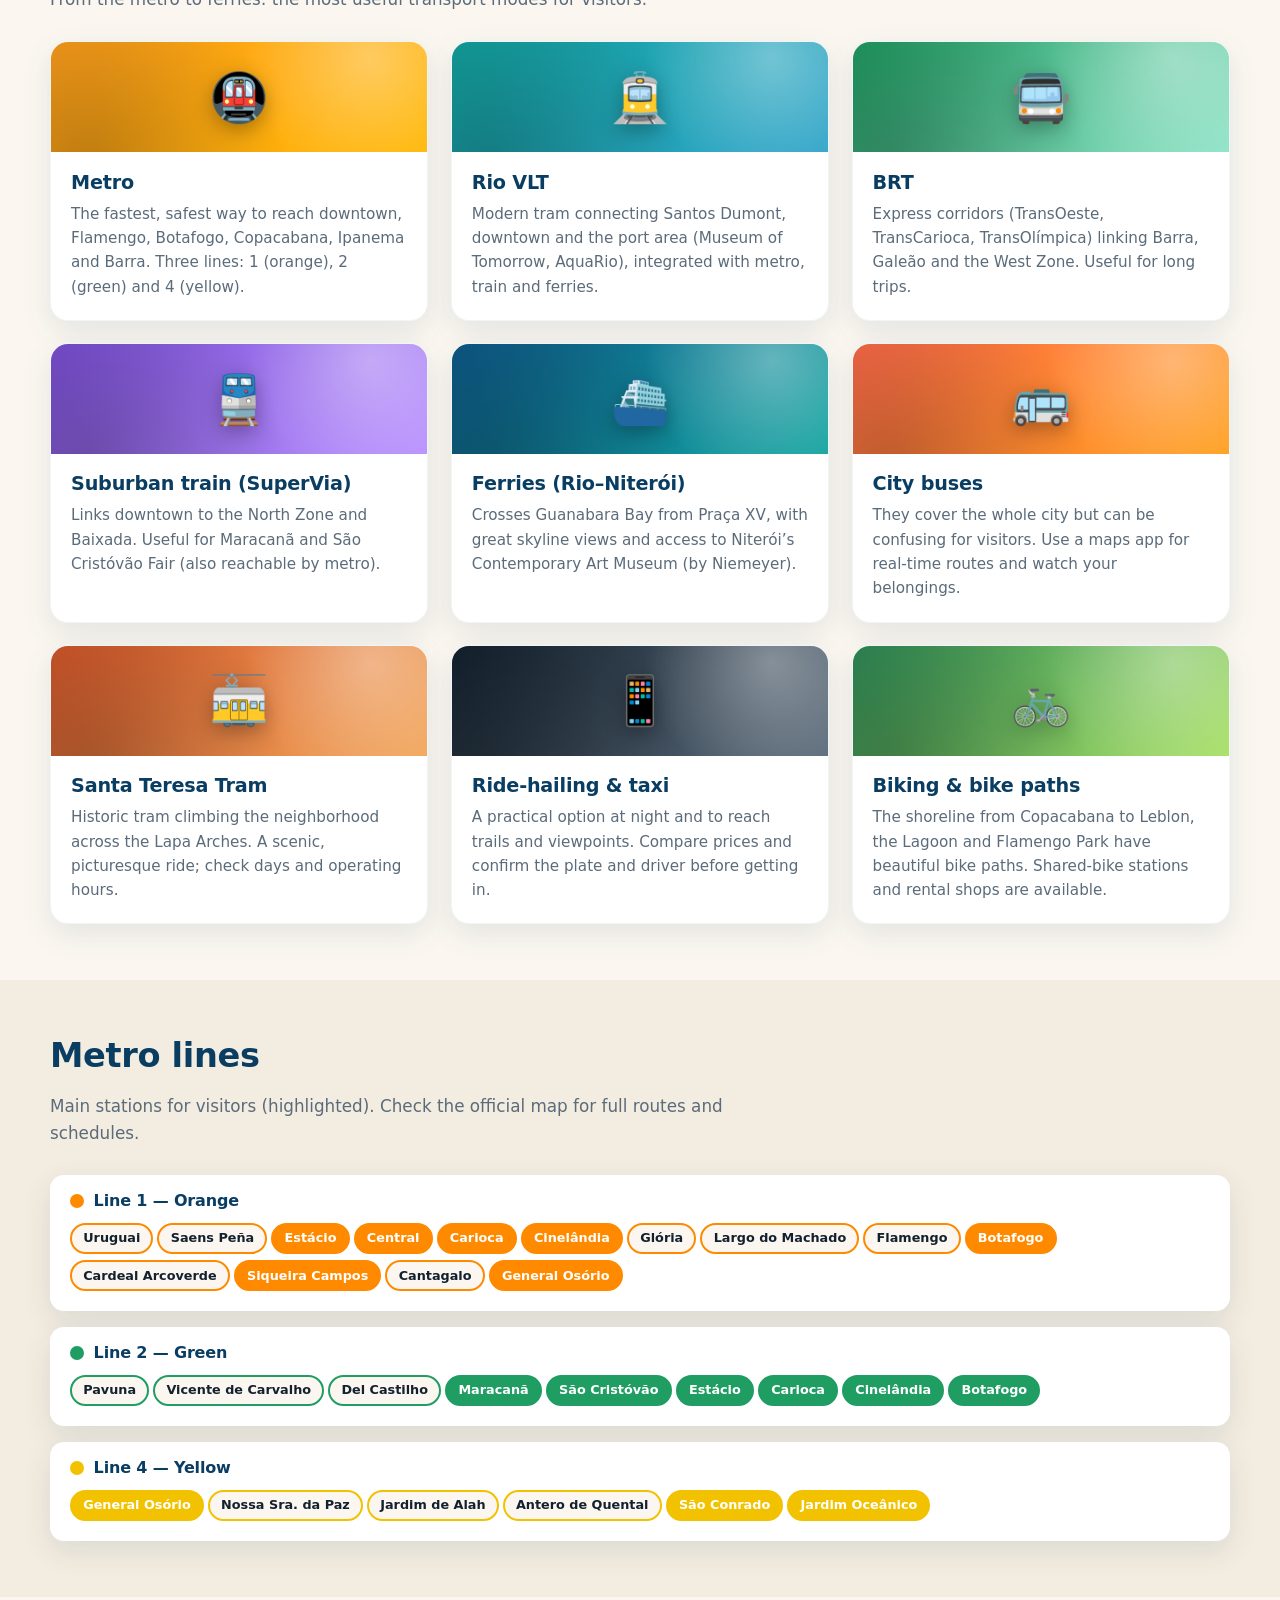
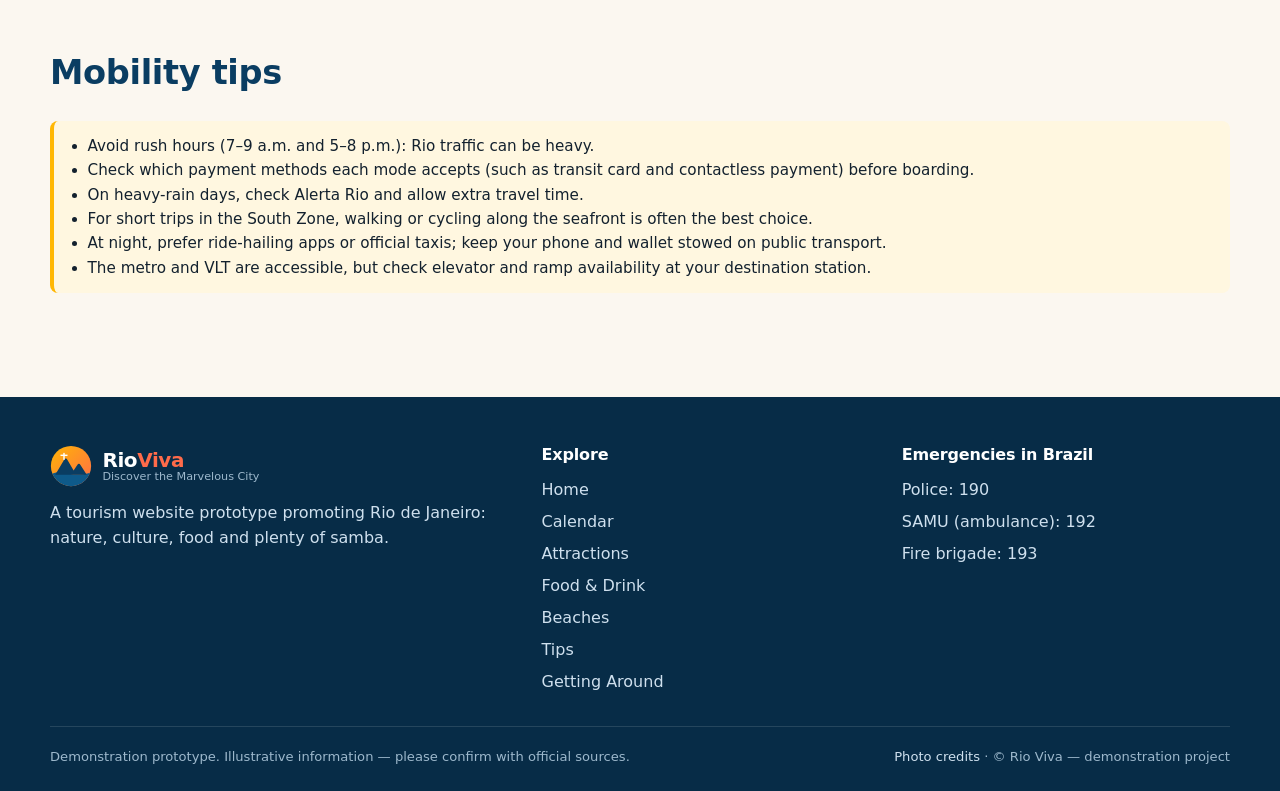
<file: mobilidade.html>
<!DOCTYPE html>
<html lang="pt-BR">
<head>
  <meta charset="utf-8">
  <meta name="viewport" content="width=device-width, initial-scale=1">
  <title data-i18n="meta.title.mobility">Aeroportos e mobilidade · Rio Viva</title>
  <meta name="description" content="Aeroportos e mobilidade urbana no Rio de Janeiro." data-i18n-content="meta.desc.mobility">
  <link rel="icon" href="favicon.svg" type="image/svg+xml">
  <link rel="stylesheet" href="css/styles.css">
</head>
<body data-page="mobility">
  <a class="skip-link" href="#main" data-i18n="a11y.skip">Pular para o conteúdo</a>
  <header id="site-header"></header>

  <main id="main">
    <section class="page-hero">
      <div class="container">
        <div class="crumb"><a href="index.html" data-i18n="nav.home">Início</a> / <span data-i18n="nav.mobility">Mobilidade</span></div>
        <h1 data-i18n="mob.title">Aeroportos e mobilidade urbana</h1>
        <p data-i18n="mob.intro">Saiba como chegar ao Rio, ir do aeroporto ao seu bairro e se deslocar pela cidade com praticidade.</p>
      </div>
    </section>

    <section class="section" style="padding-top:1.5rem">
      <div class="container">
        <div class="section-head"><h2 data-i18n="mob.airports">Aeroportos</h2></div>
        <div class="two-col" id="airports"></div>
      </div>
    </section>

    <section class="section alt">
      <div class="container">
        <div class="section-head">
          <h2 data-i18n="mob.plan.title">Do aeroporto ao seu bairro</h2>
          <p data-i18n="mob.plan.sub">Escolha o aeroporto e o destino para comparar as opções de transporte.</p>
        </div>
        <div class="planner">
          <div class="planner-form">
            <label><span data-i18n="mob.plan.from">Aeroporto</span><select class="field" id="pl-airport"></select></label>
            <label><span data-i18n="mob.plan.to">Destino</span><select class="field" id="pl-dest"></select></label>
          </div>
          <h3 id="pl-title" aria-live="polite"></h3>
          <div class="options" id="pl-options"></div>
          <p class="note" style="margin-top:1rem" data-i18n="mob.plan.note">Tempos e custos são estimativas e variam com trânsito, horário e demanda. Evite os horários de pico (7h–9h e 17h–20h).</p>
        </div>
      </div>
    </section>

    <section class="section">
      <div class="container">
        <div class="section-head">
          <h2 data-i18n="mob.urban.title">Como se deslocar pela cidade</h2>
          <p data-i18n="mob.urban.sub">Do metrô às barcas: conheça os modais mais úteis para turistas.</p>
        </div>
        <div class="grid" id="urban"></div>
      </div>
    </section>

    <section class="section alt">
      <div class="container">
        <div class="section-head">
          <h2 data-i18n="mob.metro.title">Linhas do metrô</h2>
          <p data-i18n="mob.metro.sub">Estações principais para turistas (em destaque). Consulte o mapa oficial para o trajeto completo e horários.</p>
        </div>
        <div class="lines" id="metro"></div>
      </div>
    </section>

    <section class="section">
      <div class="container">
        <div class="section-head"><h2 data-i18n="mob.tips.title">Dicas de mobilidade</h2></div>
        <div class="callout"><ul id="mob-tips" style="margin:0;padding-left:1.1rem"></ul></div>
      </div>
    </section>
  </main>

  <footer id="site-footer"></footer>

  <script src="js/i18n.js"></script>
  <script src="js/core.js"></script>
  <script src="js/data/mobility-data.js"></script>
  <script src="js/pages/mobility.js"></script>
</body>
</html>
</file>
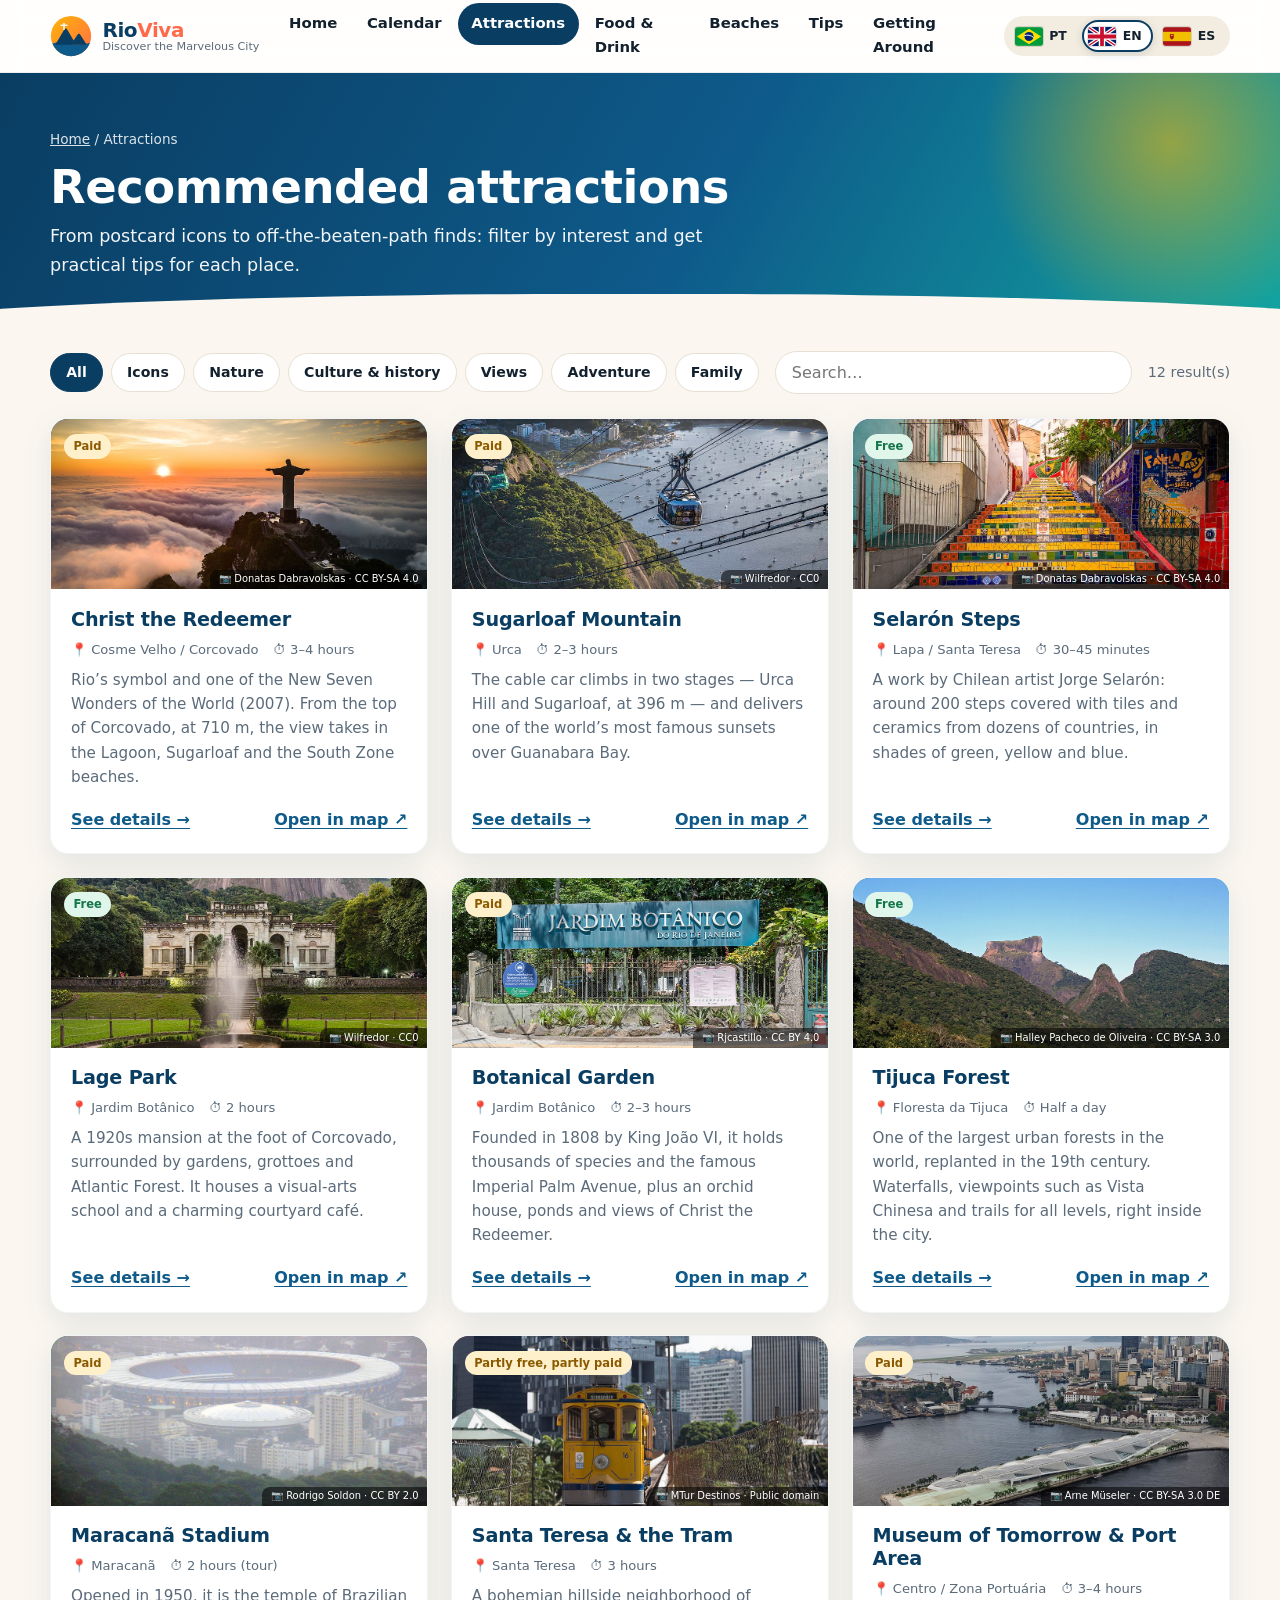
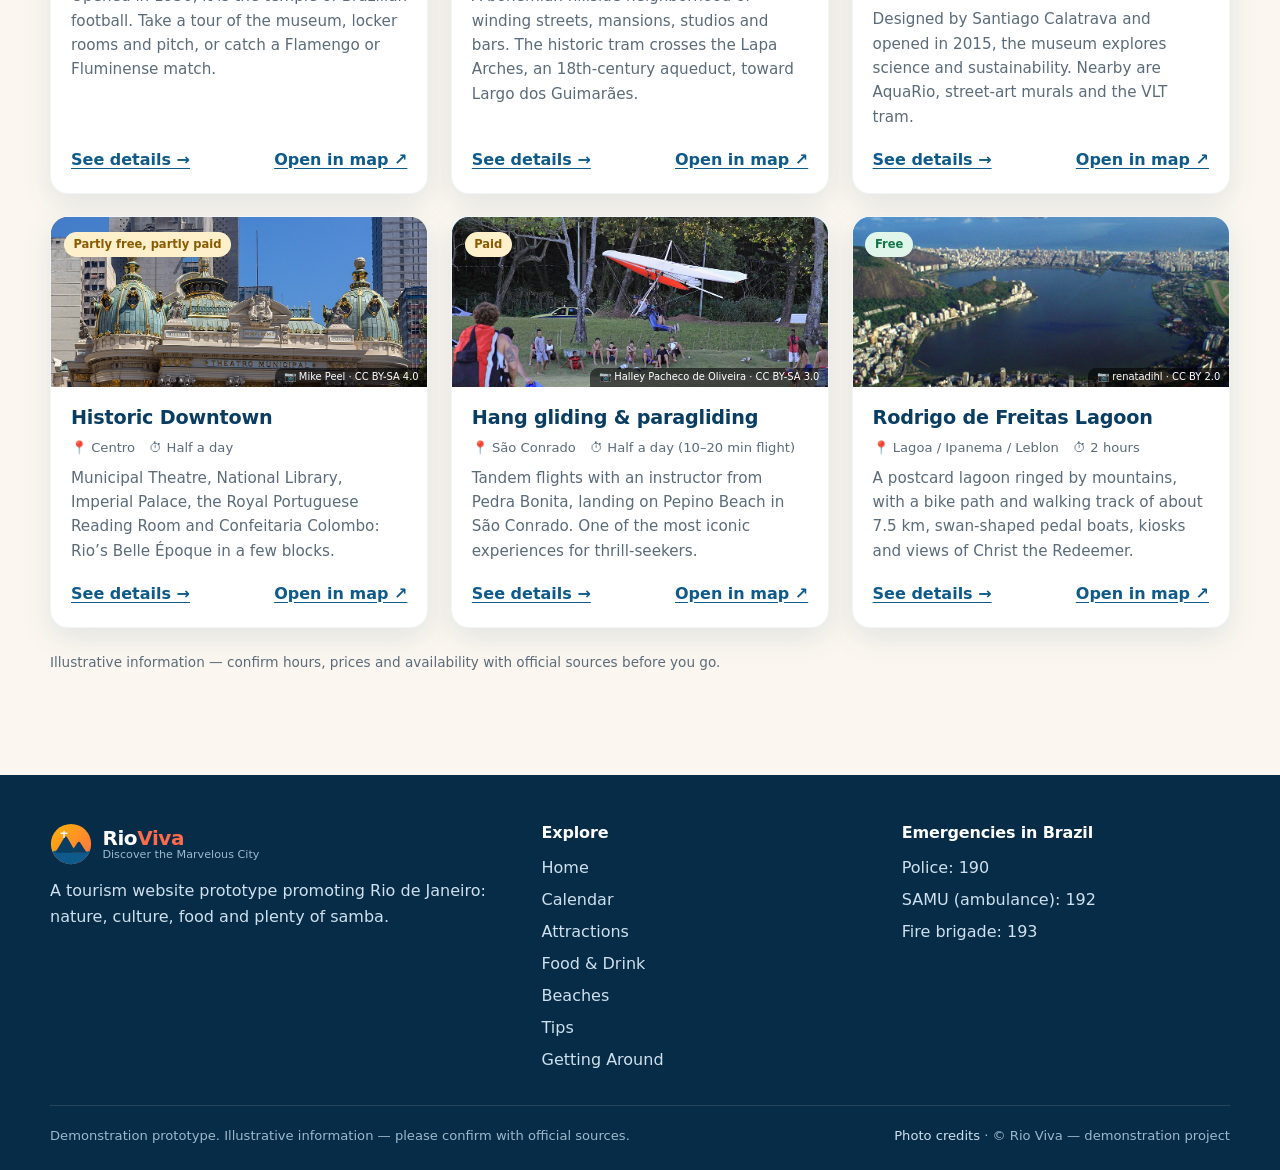
<file: pontos-turisticos.html>
<!DOCTYPE html>
<html lang="pt-BR">
<head>
  <meta charset="utf-8">
  <meta name="viewport" content="width=device-width, initial-scale=1">
  <title data-i18n="meta.title.attractions">Pontos turísticos · Rio Viva</title>
  <meta name="description" content="Pontos turísticos recomendados no Rio de Janeiro." data-i18n-content="meta.desc.attractions">
  <link rel="icon" href="favicon.svg" type="image/svg+xml">
  <link rel="stylesheet" href="css/styles.css">
</head>
<body data-page="attractions">
  <a class="skip-link" href="#main" data-i18n="a11y.skip">Pular para o conteúdo</a>
  <header id="site-header"></header>

  <main id="main">
    <section class="page-hero">
      <div class="container">
        <div class="crumb"><a href="index.html" data-i18n="nav.home">Início</a> / <span data-i18n="nav.attractions">Pontos turísticos</span></div>
        <h1 data-i18n="attr.title">Pontos turísticos recomendados</h1>
        <p data-i18n="attr.intro">Dos cartões-postais às descobertas fora do óbvio: filtre por interesse e veja dicas práticas de cada lugar.</p>
      </div>
    </section>

    <section class="section" style="padding-top:1.5rem">
      <div class="container">
        <div class="toolbar">
          <div class="chips" id="chips" role="group" data-i18n-aria="attr.filters"></div>
          <label class="visually-hidden" for="search" data-i18n="common.search">Buscar</label>
          <input class="field search" id="search" type="search" autocomplete="off" data-i18n-ph="common.search">
          <span class="result-count" id="count" aria-live="polite"></span>
        </div>
        <div class="grid" id="grid"></div>
        <p class="note" style="margin-top:1.5rem" data-i18n="common.confirm">Informações ilustrativas — confirme horários, preços e disponibilidade nos canais oficiais antes de ir.</p>
      </div>
    </section>
  </main>

  <footer id="site-footer"></footer>

  <script src="js/i18n.js"></script>
  <script src="js/core.js"></script>
  <script src="js/data/attractions-data.js"></script>
  <script src="js/data/photos-data.js"></script>
  <script src="js/pages/attractions.js"></script>
</body>
</html>
</file>
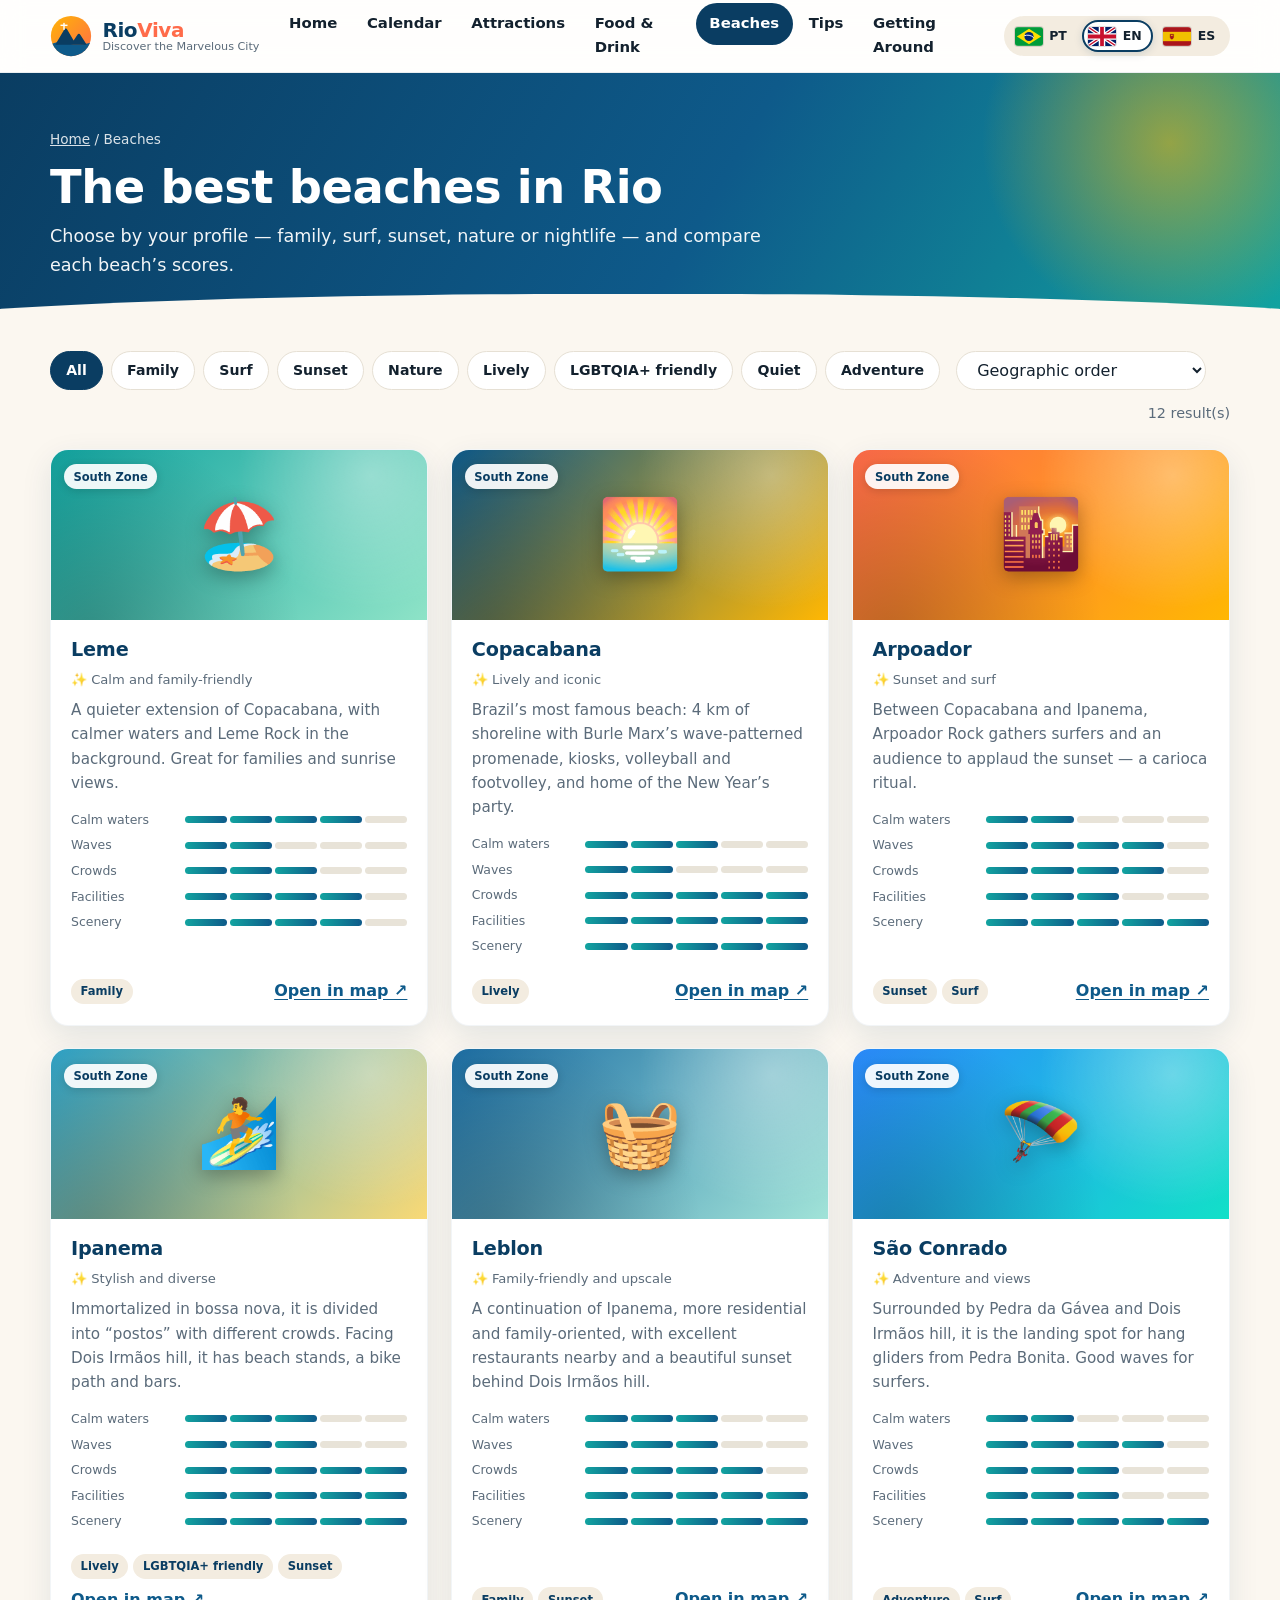
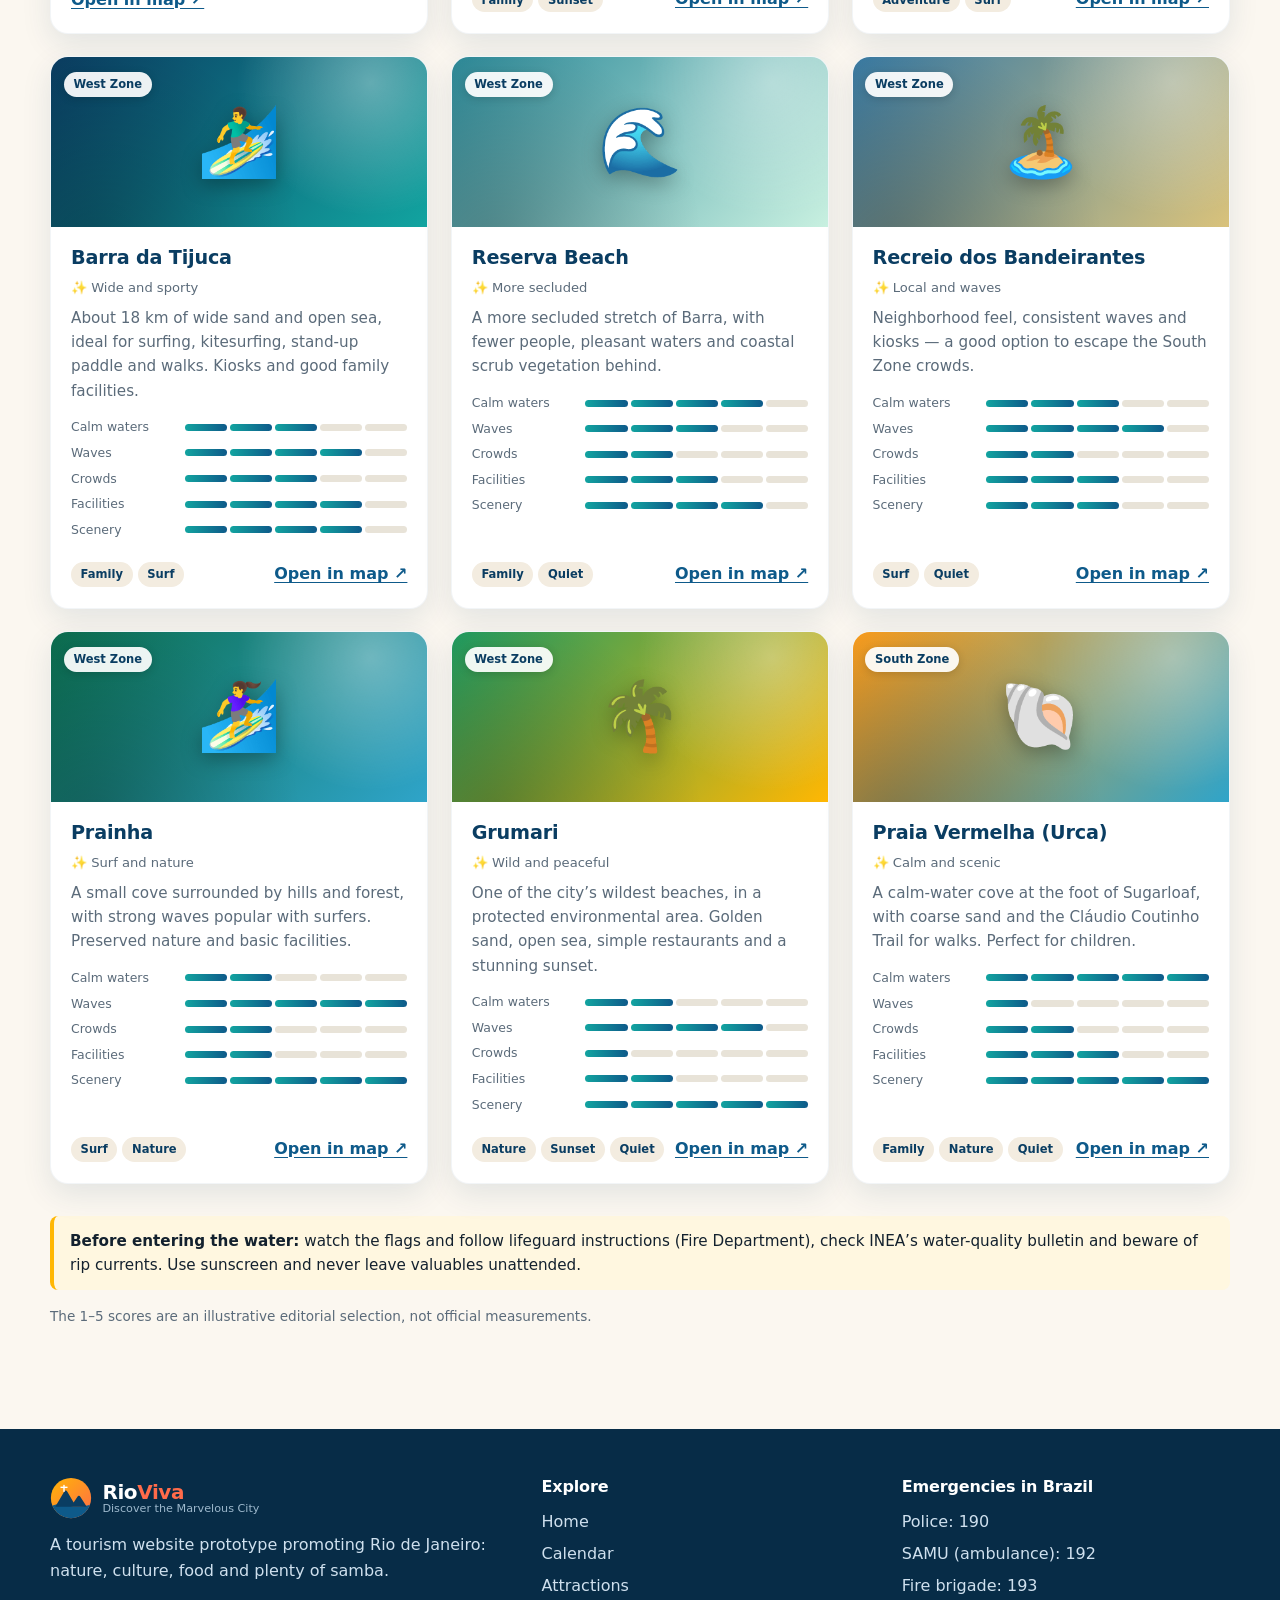
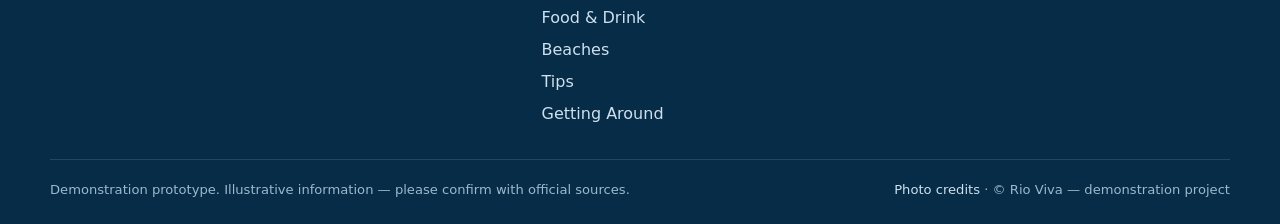
<file: praias.html>
<!DOCTYPE html>
<html lang="pt-BR">
<head>
  <meta charset="utf-8">
  <meta name="viewport" content="width=device-width, initial-scale=1">
  <title data-i18n="meta.title.beaches">Praias · Rio Viva</title>
  <meta name="description" content="As melhores praias do Rio de Janeiro." data-i18n-content="meta.desc.beaches">
  <link rel="icon" href="favicon.svg" type="image/svg+xml">
  <link rel="stylesheet" href="css/styles.css">
</head>
<body data-page="beaches">
  <a class="skip-link" href="#main" data-i18n="a11y.skip">Pular para o conteúdo</a>
  <header id="site-header"></header>

  <main id="main">
    <section class="page-hero">
      <div class="container">
        <div class="crumb"><a href="index.html" data-i18n="nav.home">Início</a> / <span data-i18n="nav.beaches">Praias</span></div>
        <h1 data-i18n="beach.title">As melhores praias do Rio</h1>
        <p data-i18n="beach.intro">Escolha pelo seu perfil — família, surfe, pôr do sol, natureza ou agito — e compare as notas de cada praia.</p>
      </div>
    </section>

    <section class="section" style="padding-top:1.5rem">
      <div class="container">
        <div class="toolbar">
          <div class="chips" id="chips" role="group" data-i18n-aria="beach.filters"></div>
          <label class="visually-hidden" for="sort" data-i18n="beach.sort.label">Ordenar por</label>
          <select class="field" id="sort"></select>
          <span class="result-count" id="count" aria-live="polite"></span>
        </div>
        <div class="grid" id="grid"></div>

        <div class="callout" style="margin-top:2rem">
          <strong data-i18n="beach.safety.title">Antes de entrar no mar</strong>
          <span data-i18n="beach.safety.text">Observe as bandeiras e as orientações dos guarda-vidas (Corpo de Bombeiros), consulte o boletim de balneabilidade do INEA e cuidado com correntes de retorno. Use protetor solar e não deixe objetos de valor sem vigilância.</span>
        </div>
        <p class="note" style="margin-top:1rem" data-i18n="beach.note">As notas de 1 a 5 são uma curadoria editorial ilustrativa, e não medições oficiais.</p>
      </div>
    </section>
  </main>

  <footer id="site-footer"></footer>

  <script src="js/i18n.js"></script>
  <script src="js/core.js"></script>
  <script src="js/data/beaches-data.js"></script>
  <script src="js/pages/beaches.js"></script>
</body>
</html>
</file>
<file: css/styles.css>
/* ==========================================================================
   Rio Viva — protótipo de site de turismo (Rio de Janeiro)
   CSS puro, sem dependências externas.
   ========================================================================== */

:root {
  --ocean: #0a3d62;
  --ocean-2: #0e5a8a;
  --teal: #12a4a0;
  --sun: #ffb703;
  --sun-2: #ff9f1c;
  --coral: #ff6b4a;
  --green: #1f9d62;
  --purple: #7b4fd6;
  --sand: #fbf7f0;
  --sand-2: #f3ece0;
  --ink: #13212e;
  --muted: #5b6b7a;
  --card: #ffffff;
  --line: #e6e0d4;
  --radius: 18px;
  --radius-sm: 10px;
  --shadow: 0 10px 30px rgba(10, 61, 98, .10);
  --shadow-lg: 0 18px 50px rgba(10, 61, 98, .18);
  --header-h: 72px;
  --t-national: #1f9d62;
  --t-state: #0e5a8a;
  --t-municipal: #ff6b4a;
  --t-event: #7b4fd6;
  font-synthesis: none;
}

*, *::before, *::after { box-sizing: border-box; }
html { scroll-behavior: smooth; -webkit-text-size-adjust: 100%; }
body {
  margin: 0;
  font-family: "Segoe UI", system-ui, -apple-system, "Helvetica Neue", Arial, sans-serif;
  color: var(--ink);
  background: var(--sand);
  line-height: 1.6;
  -webkit-font-smoothing: antialiased;
}
img, svg { max-width: 100%; }
a { color: var(--ocean-2); }
h1, h2, h3, h4 { line-height: 1.2; margin: 0 0 .5em; color: var(--ocean); letter-spacing: -.01em; }
p { margin: 0 0 1em; }
button { font: inherit; cursor: pointer; }
:focus-visible { outline: 3px solid var(--sun-2); outline-offset: 2px; border-radius: 6px; }

.container { width: min(1180px, 100% - 2.5rem); margin-inline: auto; }
.visually-hidden {
  position: absolute !important; width: 1px; height: 1px; overflow: hidden;
  clip: rect(0 0 0 0); white-space: nowrap;
}
.skip-link {
  position: absolute; left: 1rem; top: -60px; z-index: 200;
  background: var(--ocean); color: #fff; padding: .6rem 1rem; border-radius: 8px;
  text-decoration: none; transition: top .2s;
}
.skip-link:focus { top: 1rem; }

/* ---------- Header ---------- */
.site-header {
  position: sticky; top: 0; z-index: 100;
  background: rgba(255, 255, 255, .88);
  backdrop-filter: saturate(160%) blur(12px);
  -webkit-backdrop-filter: saturate(160%) blur(12px);
  border-bottom: 1px solid rgba(10, 61, 98, .08);
}
.header-inner { display: flex; align-items: center; gap: 1rem; min-height: var(--header-h); }
.brand { display: flex; align-items: center; gap: .65rem; text-decoration: none; color: var(--ocean); flex-shrink: 0; }
.brand-mark { width: 42px; height: 42px; flex-shrink: 0; }
.brand-text { display: flex; flex-direction: column; line-height: 1.1; }
.brand-name { font-weight: 800; font-size: 1.25rem; letter-spacing: -.02em; }
.brand-name span { color: var(--coral); }
.brand-tag { font-size: .7rem; color: var(--muted); font-weight: 500; }

.main-nav { margin-left: auto; }
.main-nav ul { display: flex; gap: .15rem; list-style: none; margin: 0; padding: 0; }
.main-nav a {
  display: block; padding: .55rem .85rem; border-radius: 999px; text-decoration: none;
  color: var(--ink); font-weight: 600; font-size: .93rem; transition: background .2s, color .2s;
}
.main-nav a:hover { background: var(--sand-2); }
.main-nav a[aria-current="page"] { background: var(--ocean); color: #fff; }

.lang { display: flex; gap: .25rem; padding: .25rem; background: var(--sand-2); border-radius: 999px; flex-shrink: 0; }
.lang-btn {
  display: flex; align-items: center; gap: .4rem; border: 2px solid transparent; background: transparent;
  padding: .25rem .55rem .25rem .3rem; border-radius: 999px; font-weight: 700; font-size: .78rem; color: var(--ink);
  transition: background .2s, border-color .2s, transform .15s;
}
.lang-btn:hover { background: #fff; transform: translateY(-1px); }
.lang-btn[aria-pressed="true"] { background: #fff; border-color: var(--ocean); box-shadow: 0 2px 8px rgba(10, 61, 98, .15); }
.flag { width: 28px; height: 19px; border-radius: 3px; display: block; box-shadow: 0 0 0 1px rgba(0, 0, 0, .12); flex-shrink: 0; }

.burger {
  display: none; margin-left: auto; width: 44px; height: 44px; border-radius: 12px;
  border: 1px solid var(--line); background: #fff; align-items: center; justify-content: center;
}
.burger span, .burger span::before, .burger span::after {
  display: block; width: 20px; height: 2px; background: var(--ocean); border-radius: 2px; position: relative; transition: transform .25s, background .25s;
}
.burger span::before, .burger span::after { content: ""; position: absolute; left: 0; }
.burger span::before { top: -6px; }
.burger span::after { top: 6px; }
.burger[aria-expanded="true"] span { background: transparent; }
.burger[aria-expanded="true"] span::before { transform: translateY(6px) rotate(45deg); }
.burger[aria-expanded="true"] span::after { transform: translateY(-6px) rotate(-45deg); }

@media (max-width: 1060px) {
  .burger { display: inline-flex; }
  .main-nav {
    position: absolute; left: 0; right: 0; top: 100%; background: #fff; margin: 0;
    border-bottom: 1px solid var(--line); box-shadow: var(--shadow);
    max-height: 0; overflow: hidden; transition: max-height .3s ease;
  }
  .main-nav.open { max-height: 460px; }
  .main-nav ul { flex-direction: column; padding: .75rem 1.25rem 1rem; }
  .main-nav a { padding: .8rem 1rem; border-radius: 12px; }
}
@media (max-width: 560px) {
  .brand-tag { display: none; }
  .lang-btn .lang-code { display: none; }
  .lang-btn { padding: .25rem; }
}

/* ---------- Hero (home) ---------- */
.hero { position: relative; color: #fff; overflow: hidden; background: #1d2b64; min-height: clamp(520px, 78vh, 760px); display: flex; align-items: flex-end; }
.hero-art { position: absolute; inset: 0; width: 100%; height: 100%; }
.hero::after { content: ""; position: absolute; inset: 0; background: linear-gradient(180deg, rgba(10, 30, 60, .15) 0%, rgba(10, 30, 60, .0) 35%, rgba(6, 28, 50, .55) 100%); pointer-events: none; }
.hero-content { position: relative; z-index: 2; padding: 5rem 0 4rem; }
.hero-content h1 { max-width: 760px; }
.eyebrow { display: inline-block; font-size: .8rem; font-weight: 800; letter-spacing: .14em; text-transform: uppercase; color: var(--sun); margin-bottom: .75rem; }
.hero h1 { color: #fff; font-size: clamp(2.2rem, 5.5vw, 4rem); letter-spacing: -.03em; text-shadow: 0 4px 24px rgba(0, 0, 0, .35); }
.hero p { font-size: clamp(1.05rem, 2vw, 1.25rem); max-width: 600px; text-shadow: 0 2px 12px rgba(0, 0, 0, .4); }
.hero-cta { display: flex; flex-wrap: wrap; gap: .75rem; margin-top: 1.5rem; }

.btn {
  display: inline-flex; align-items: center; gap: .5rem; border: 2px solid transparent; border-radius: 999px;
  padding: .8rem 1.5rem; font-weight: 700; text-decoration: none; transition: transform .15s, box-shadow .2s, background .2s;
}
.btn:hover { transform: translateY(-2px); }
.btn-primary { background: var(--sun); color: #3b2a00; box-shadow: 0 8px 22px rgba(255, 183, 3, .4); }
.btn-primary:hover { background: var(--sun-2); }
.btn-ghost { background: rgba(255, 255, 255, .14); color: #fff; border-color: rgba(255, 255, 255, .6); backdrop-filter: blur(6px); }
.btn-ghost:hover { background: rgba(255, 255, 255, .26); }
.btn-dark { background: var(--ocean); color: #fff; }
.btn-dark:hover { background: var(--ocean-2); }
.btn-sm { padding: .5rem 1rem; font-size: .85rem; }

/* ---------- Page hero ---------- */
.page-hero {
  position: relative; color: #fff; padding: 3.5rem 0 3rem; overflow: hidden;
  background: linear-gradient(120deg, var(--ocean) 0%, var(--ocean-2) 55%, var(--teal) 100%);
}
.page-hero::before {
  content: ""; position: absolute; right: -80px; top: -120px; width: 380px; height: 380px; border-radius: 50%;
  background: radial-gradient(circle, rgba(255, 183, 3, .55), rgba(255, 183, 3, 0) 70%);
}
.page-hero::after {
  content: ""; position: absolute; left: 0; right: 0; bottom: -1px; height: 34px;
  background: var(--sand); clip-path: ellipse(60% 100% at 50% 100%);
}
.page-hero .container { position: relative; z-index: 1; }
.page-hero h1 { color: #fff; font-size: clamp(1.9rem, 4vw, 2.9rem); margin-bottom: .4rem; }
.page-hero p { max-width: 720px; font-size: 1.1rem; opacity: .95; margin: 0; }
.page-hero .crumb { font-size: .85rem; opacity: .85; margin-bottom: .6rem; }
.page-hero .crumb a { color: #fff; }

/* ---------- Sections ---------- */
.section { padding: 3.5rem 0; }
.section.alt { background: var(--sand-2); }
.section-head { margin-bottom: 1.75rem; max-width: 760px; }
.section-head h2 { font-size: clamp(1.5rem, 3vw, 2.1rem); }
.section-head p { color: var(--muted); font-size: 1.05rem; }

.stats { background: var(--ocean); color: #fff; }
.stats-grid { display: grid; grid-template-columns: repeat(4, 1fr); gap: 1rem; padding: 2rem 0; text-align: center; }
.stat strong { display: block; font-size: 2.3rem; color: var(--sun); line-height: 1.1; }
.stat span { font-size: .92rem; opacity: .9; }
@media (max-width: 760px) { .stats-grid { grid-template-columns: repeat(2, 1fr); } }

/* ---------- Cards ---------- */
.grid { display: grid; gap: 1.4rem; grid-template-columns: repeat(auto-fill, minmax(290px, 1fr)); }
.card {
  background: var(--card); border-radius: var(--radius); overflow: hidden; box-shadow: var(--shadow);
  display: flex; flex-direction: column; transition: transform .25s, box-shadow .25s; border: 1px solid rgba(10, 61, 98, .05);
}
.card:hover { transform: translateY(-4px); box-shadow: var(--shadow-lg); }
.card-art {
  position: relative; height: 170px; display: flex; align-items: center; justify-content: center;
  background: linear-gradient(135deg, var(--g1, var(--ocean-2)), var(--g2, var(--teal))); overflow: hidden;
}
.card-art::before {
  content: ""; position: absolute; inset: 0;
  background:
    radial-gradient(circle at 85% 15%, rgba(255, 255, 255, .35), rgba(255, 255, 255, 0) 38%),
    radial-gradient(circle at 10% 110%, rgba(0, 0, 0, .25), rgba(0, 0, 0, 0) 55%);
}
.card-art .emoji { position: relative; font-size: 4.2rem; filter: drop-shadow(0 6px 10px rgba(0, 0, 0, .3)); transition: transform .35s; }
.card:hover .card-art .emoji { transform: scale(1.12) rotate(-3deg); }
.card-art img { position: absolute; inset: 0; width: 100%; height: 100%; object-fit: cover; transition: transform .5s; }
.card:hover .card-art img { transform: scale(1.05); }
.photo-credit {
  position: absolute; right: 0; bottom: 0; z-index: 1; max-width: 100%; padding: .2rem .55rem; font-size: .62rem; line-height: 1.3;
  color: #fff; background: rgba(0, 0, 0, .55); border-top-left-radius: 8px; white-space: nowrap; overflow: hidden; text-overflow: ellipsis;
}
.photo-note a { color: inherit; }
.credit-list { display: grid; gap: .6rem; }
.credit-row { display: grid; grid-template-columns: 88px 1fr; gap: 1rem; align-items: center; background: var(--card); border-radius: 12px; padding: .6rem; box-shadow: var(--shadow); }
.credit-row img { width: 88px; height: 62px; object-fit: cover; border-radius: 8px; display: block; }
.credit-row h3 { margin: 0; font-size: 1rem; }
.credit-row p { margin: .15rem 0 0; font-size: .85rem; color: var(--muted); }
.credit-row .badge { margin-left: .4rem; vertical-align: middle; }
.card-art .art-badge { position: absolute; left: .8rem; top: .8rem; z-index: 1; }
.card-body { padding: 1.15rem 1.25rem 1.3rem; display: flex; flex-direction: column; gap: .5rem; flex: 1; }
.card-body h3 { font-size: 1.2rem; margin: 0; }
.card-body p { color: var(--muted); margin: 0; font-size: .95rem; }
.card-meta { display: flex; flex-wrap: wrap; gap: .4rem .9rem; font-size: .82rem; color: var(--muted); }
.card-foot { margin-top: auto; padding-top: .6rem; display: flex; gap: .5rem; flex-wrap: wrap; align-items: center; justify-content: space-between; }
.link-btn { background: none; border: 0; color: var(--ocean-2); font-weight: 700; padding: 0; text-decoration: underline; text-underline-offset: 3px; }
.link-btn:hover { color: var(--coral); }

.badge {
  display: inline-flex; align-items: center; gap: .3rem; font-size: .72rem; font-weight: 700; padding: .2rem .6rem;
  border-radius: 999px; background: var(--sand-2); color: var(--ocean); white-space: nowrap;
}
.badge.free { background: #e1f6ea; color: #14754a; }
.badge.paid { background: #fff0cc; color: #8a5a00; }
.badge.glass { background: rgba(255, 255, 255, .92); box-shadow: 0 2px 8px rgba(0, 0, 0, .15); }
.badge.national { background: var(--t-national); color: #fff; }
.badge.state { background: var(--t-state); color: #fff; }
.badge.municipal { background: var(--t-municipal); color: #fff; }
.badge.event { background: var(--t-event); color: #fff; }
.badge.optional { background: transparent; border: 1px dashed currentColor; color: var(--muted); }

/* Explore tiles (home) */
.tile {
  position: relative; display: flex; flex-direction: column; gap: .35rem; text-decoration: none; color: #fff;
  border-radius: var(--radius); padding: 1.5rem; min-height: 190px; overflow: hidden; box-shadow: var(--shadow);
  background: linear-gradient(135deg, var(--g1), var(--g2)); transition: transform .25s, box-shadow .25s;
}
.tile:hover { transform: translateY(-5px); box-shadow: var(--shadow-lg); }
.tile::after { content: attr(data-emoji); position: absolute; right: -6px; bottom: -14px; font-size: 6rem; opacity: .28; transform: rotate(-8deg); }
.tile h3 { color: #fff; margin: 0; font-size: 1.35rem; }
.tile p { margin: 0; opacity: .94; max-width: 28ch; }
.tile .go { margin-top: auto; font-weight: 700; }

/* ---------- Chips / filters ---------- */
.toolbar { display: flex; flex-wrap: wrap; gap: .75rem 1rem; align-items: center; margin-bottom: 1.5rem; }
.chips { display: flex; flex-wrap: wrap; gap: .5rem; }
.chip {
  border: 1.5px solid var(--line); background: #fff; color: var(--ink); border-radius: 999px; padding: .45rem .95rem;
  font-weight: 600; font-size: .88rem; transition: all .2s; display: inline-flex; align-items: center; gap: .4rem;
}
.chip:hover { border-color: var(--ocean-2); }
.chip[aria-pressed="true"], .chip.active { background: var(--ocean); border-color: var(--ocean); color: #fff; }
.chip .swatch { width: 10px; height: 10px; border-radius: 50%; background: var(--c, var(--ocean)); }
.chip[aria-pressed="true"] .swatch { box-shadow: 0 0 0 2px #fff; }
.field {
  border: 1.5px solid var(--line); background: #fff; border-radius: 999px; padding: .5rem 1rem; font: inherit; color: var(--ink); min-width: 0;
}
select.field { padding-right: 2rem; }
.search { flex: 1 1 220px; max-width: 360px; }
.result-count { color: var(--muted); font-size: .9rem; margin-left: auto; }
.empty { text-align: center; color: var(--muted); padding: 2rem; grid-column: 1 / -1; }

/* ---------- Modal ---------- */
dialog.modal {
  border: 0; padding: 0; border-radius: 22px; width: min(680px, 94vw); max-height: 90vh; overflow: auto;
  box-shadow: 0 30px 80px rgba(0, 0, 0, .35); color: var(--ink);
}
dialog.modal::backdrop { background: rgba(6, 28, 50, .6); backdrop-filter: blur(3px); }
.modal-art { height: 150px; display: flex; align-items: center; justify-content: center; font-size: 4.5rem; background: linear-gradient(135deg, var(--g1, var(--ocean)), var(--g2, var(--teal))); position: relative; }
.modal-close {
  position: absolute; right: .8rem; top: .8rem; width: 38px; height: 38px; border-radius: 50%; border: 0;
  background: rgba(255, 255, 255, .92); font-size: 1.4rem; line-height: 1; color: var(--ocean); box-shadow: 0 2px 8px rgba(0, 0, 0, .2);
}
.modal-body { padding: 1.5rem 1.75rem 1.75rem; }
.modal-body h2 { font-size: 1.6rem; margin-bottom: .4rem; }
.facts { display: grid; grid-template-columns: repeat(auto-fit, minmax(170px, 1fr)); gap: .75rem; margin: 1rem 0; }
.fact { background: var(--sand); border-radius: 12px; padding: .7rem .9rem; }
.fact b { display: block; font-size: .72rem; text-transform: uppercase; letter-spacing: .08em; color: var(--muted); }
.callout { background: #fff7e0; border-left: 4px solid var(--sun); padding: .8rem 1rem; border-radius: 8px; margin: 1rem 0; font-size: .95rem; }

/* ---------- Meters (praias) ---------- */
.meters { display: grid; gap: .35rem; margin: .4rem 0 .2rem; }
.meter { display: grid; grid-template-columns: 104px 1fr; align-items: center; gap: .6rem; font-size: .78rem; color: var(--muted); }
.meter-bar { display: flex; gap: 3px; }
.meter-bar i { flex: 1; height: 7px; border-radius: 4px; background: #e8e3d8; }
.meter-bar i.on { background: linear-gradient(90deg, var(--teal), var(--ocean-2)); }

/* ---------- Tabs ---------- */
.tabs { display: flex; flex-wrap: wrap; gap: .4rem; margin-bottom: 1.5rem; border-bottom: 2px solid var(--line); }
.tab {
  background: none; border: 0; padding: .75rem 1.2rem; font-weight: 700; color: var(--muted); border-bottom: 3px solid transparent;
  margin-bottom: -2px; transition: color .2s, border-color .2s;
}
.tab:hover { color: var(--ocean); }
.tab[aria-selected="true"] { color: var(--ocean); border-color: var(--coral); }
.tab-panel[hidden] { display: none; }

/* ---------- Accordion ---------- */
.accordion { display: grid; gap: .7rem; }
.accordion details { background: #fff; border-radius: 14px; border: 1px solid var(--line); overflow: hidden; }
.accordion summary {
  list-style: none; cursor: pointer; padding: 1rem 1.25rem; font-weight: 700; color: var(--ocean);
  display: flex; align-items: center; gap: .8rem;
}
.accordion summary::-webkit-details-marker { display: none; }
.accordion summary .ico { font-size: 1.4rem; }
.accordion summary::after { content: "+"; margin-left: auto; font-size: 1.5rem; color: var(--coral); transition: transform .25s; }
.accordion details[open] summary::after { transform: rotate(45deg); }
.accordion details[open] { box-shadow: var(--shadow); }
.accordion .acc-body { padding: 0 1.25rem 1.15rem 3.5rem; color: #33424f; }
.accordion .acc-body ul { margin: .3rem 0 0; padding-left: 1.1rem; }

/* ---------- Timeline (roteiros) ---------- */
.itinerary { display: grid; gap: 1.2rem; }
.day { background: #fff; border-radius: var(--radius); box-shadow: var(--shadow); overflow: hidden; }
.day-head { display: flex; align-items: center; gap: .9rem; padding: 1rem 1.4rem; background: linear-gradient(120deg, var(--ocean), var(--ocean-2)); color: #fff; }
.day-head .num { width: 44px; height: 44px; border-radius: 50%; background: var(--sun); color: #3b2a00; font-weight: 800; display: grid; place-items: center; font-size: 1.2rem; flex-shrink: 0; }
.day-head h3 { color: #fff; margin: 0; font-size: 1.15rem; }
.slots { display: grid; grid-template-columns: repeat(3, 1fr); }
.slot { padding: 1.1rem 1.4rem; border-right: 1px solid var(--line); }
.slot:last-child { border-right: 0; }
.slot b { display: flex; align-items: center; gap: .4rem; font-size: .78rem; text-transform: uppercase; letter-spacing: .08em; color: var(--coral); margin-bottom: .3rem; }
.slot p { margin: 0; font-size: .95rem; color: #33424f; }
@media (max-width: 760px) { .slots { grid-template-columns: 1fr; } .slot { border-right: 0; border-bottom: 1px solid var(--line); } .slot:last-child { border-bottom: 0; } }

/* ---------- Checklist ---------- */
.checklist { list-style: none; margin: 0; padding: 0; display: grid; grid-template-columns: repeat(auto-fill, minmax(250px, 1fr)); gap: .6rem; }
.checklist label {
  display: flex; align-items: center; gap: .7rem; background: #fff; border: 1.5px solid var(--line); border-radius: 12px;
  padding: .7rem 1rem; cursor: pointer; transition: border-color .2s, background .2s;
}
.checklist label:hover { border-color: var(--ocean-2); }
.checklist input { width: 20px; height: 20px; accent-color: var(--green); flex-shrink: 0; }
.checklist input:checked + span { text-decoration: line-through; color: var(--muted); }
.progress { height: 10px; background: #e8e3d8; border-radius: 999px; overflow: hidden; margin: .6rem 0 1.2rem; }
.progress > div { height: 100%; width: 0; background: linear-gradient(90deg, var(--green), var(--teal)); transition: width .3s; }

/* ---------- Calendar ---------- */
.cal-layout { display: grid; grid-template-columns: minmax(0, 1fr) 360px; gap: 1.5rem; align-items: start; }
@media (max-width: 980px) { .cal-layout { grid-template-columns: 1fr; } }
.cal-card { background: #fff; border-radius: var(--radius); box-shadow: var(--shadow); padding: 1.25rem; }
.cal-nav { display: flex; align-items: center; gap: .5rem; flex-wrap: wrap; margin-bottom: 1rem; }
.cal-nav h2 { margin: 0 auto 0 .4rem; font-size: 1.5rem; }
.cal-nav h2::first-letter { text-transform: uppercase; }
.icon-btn { width: 40px; height: 40px; border-radius: 50%; border: 1.5px solid var(--line); background: #fff; font-size: 1.2rem; color: var(--ocean); transition: background .2s; }
.icon-btn:hover { background: var(--sand-2); }
.cal-grid { display: grid; grid-template-columns: repeat(7, minmax(0, 1fr)); gap: 6px; }
.cal-dow { text-align: center; font-size: .75rem; font-weight: 800; text-transform: uppercase; letter-spacing: .08em; color: var(--muted); padding: .3rem 0; }
.cal-day {
  position: relative; min-height: 96px; border: 1.5px solid var(--line); background: #fff; border-radius: 12px;
  padding: .35rem .4rem; text-align: left; display: flex; flex-direction: column; gap: 3px; overflow: hidden; transition: border-color .2s, box-shadow .2s;
}
.cal-day:hover { border-color: var(--ocean-2); box-shadow: 0 4px 14px rgba(10, 61, 98, .12); }
.cal-day.out { background: #faf8f3; opacity: .55; }
.cal-day.weekend .n { color: var(--coral); }
.cal-day.today { border-color: var(--sun-2); background: #fff9e8; }
.cal-day.today .n { background: var(--sun); color: #3b2a00; }
.cal-day.selected { border-color: var(--ocean); box-shadow: 0 0 0 3px rgba(10, 61, 98, .2); }
.cal-day .n { font-weight: 800; font-size: .88rem; width: 26px; height: 26px; border-radius: 50%; display: grid; place-items: center; }
.cal-day .ev { font-size: .68rem; font-weight: 700; color: #fff; border-radius: 5px; padding: 1px 5px; white-space: nowrap; overflow: hidden; text-overflow: ellipsis; background: var(--c); }
.cal-day .ev.optional { background: #fff; color: var(--c); border: 1px dashed var(--c); }
.cal-day .more { font-size: .65rem; color: var(--muted); font-weight: 700; }
.cal-day .dots { display: none; gap: 3px; flex-wrap: wrap; }
.cal-day .dots i { width: 7px; height: 7px; border-radius: 50%; background: var(--c); display: block; }
@media (max-width: 640px) {
  .cal-grid { gap: 3px; }
  .cal-day { min-height: 54px; padding: .25rem; align-items: center; }
  .cal-day .ev, .cal-day .more { display: none; }
  .cal-day .dots { display: flex; justify-content: center; }
  .cal-nav h2 { font-size: 1.2rem; }
}
.legend { display: flex; flex-wrap: wrap; gap: .5rem 1rem; margin-top: 1rem; font-size: .82rem; color: var(--muted); }
.legend span { display: inline-flex; align-items: center; gap: .4rem; }
.legend i { width: 12px; height: 12px; border-radius: 4px; background: var(--c); display: inline-block; }
.legend i.dashed { background: #fff; border: 1.5px dashed var(--muted); }
.side-card { background: #fff; border-radius: var(--radius); box-shadow: var(--shadow); padding: 1.25rem; margin-bottom: 1.2rem; }
.side-card h3 { font-size: 1.1rem; display: flex; align-items: center; gap: .5rem; }
.ev-list { list-style: none; margin: 0; padding: 0; display: grid; gap: .65rem; }
.ev-item { border-left: 5px solid var(--c); background: var(--sand); border-radius: 10px; padding: .65rem .85rem; }
.ev-item button.ev-title { all: unset; cursor: pointer; font-weight: 700; color: var(--ocean); display: block; }
.ev-item button.ev-title:hover { text-decoration: underline; }
.ev-item small { color: var(--muted); display: block; }
.ev-item .badges { display: flex; flex-wrap: wrap; gap: .3rem; margin-top: .35rem; }
.ev-item p { margin: .4rem 0 0; font-size: .9rem; color: #33424f; }
.ev-date { display: flex; align-items: center; gap: .6rem; }
.ev-date .d { min-width: 48px; text-align: center; background: #fff; border-radius: 10px; padding: .15rem .3rem; line-height: 1.1; box-shadow: 0 1px 4px rgba(0, 0, 0, .08); }
.ev-date .d b { display: block; font-size: 1.2rem; color: var(--ocean); }
.ev-date .d span { font-size: .65rem; text-transform: uppercase; color: var(--coral); font-weight: 800; }
.note { font-size: .85rem; color: var(--muted); }
.month-hl { background: linear-gradient(135deg, #fff7e0, #ffe9b8); border-radius: 12px; padding: .8rem 1rem; font-size: .92rem; }

/* ---------- Planner (mobilidade) ---------- */
.planner { background: #fff; border-radius: var(--radius); box-shadow: var(--shadow); padding: 1.5rem; }
.planner-form { display: flex; flex-wrap: wrap; gap: 1rem; align-items: end; margin-bottom: 1.2rem; }
.planner-form label { display: grid; gap: .25rem; font-size: .8rem; font-weight: 700; color: var(--muted); text-transform: uppercase; letter-spacing: .06em; }
.options { display: grid; gap: .8rem; grid-template-columns: repeat(auto-fit, minmax(250px, 1fr)); }
.option { border: 1.5px solid var(--line); border-radius: 14px; padding: 1rem 1.1rem; background: var(--sand); display: flex; flex-direction: column; gap: .3rem; }
.option h4 { margin: 0; display: flex; align-items: center; gap: .5rem; font-size: 1rem; }
.option .time { font-size: 1.4rem; font-weight: 800; color: var(--ocean); }
.option p { margin: 0; font-size: .88rem; color: #33424f; }
.option.best { border-color: var(--green); background: #effaf3; }
.lines { display: grid; gap: 1rem; }
.line-card { background: #fff; border-radius: 14px; box-shadow: var(--shadow); padding: 1rem 1.25rem 1.25rem; }
.line-card h4 { display: flex; align-items: center; gap: .6rem; margin-bottom: .8rem; }
.line-card h4 i { width: 14px; height: 14px; border-radius: 50%; background: var(--c); display: inline-block; }
.stations { display: flex; flex-wrap: wrap; gap: .4rem .25rem; list-style: none; margin: 0; padding: 0; }
.stations li { display: inline-flex; align-items: center; font-size: .8rem; font-weight: 600; background: var(--sand); border-radius: 999px; padding: .2rem .7rem; position: relative; border: 2px solid var(--c); }
.stations li.key { background: var(--c); color: #fff; }
.two-col { display: grid; grid-template-columns: repeat(auto-fit, minmax(320px, 1fr)); gap: 1.4rem; }
.airport { background: #fff; border-radius: var(--radius); box-shadow: var(--shadow); overflow: hidden; }
.airport-head { display: flex; align-items: center; gap: 1rem; padding: 1.2rem 1.4rem; color: #fff; background: linear-gradient(120deg, var(--ocean), var(--ocean-2)); }
.airport-head .code { font-size: 2.2rem; font-weight: 800; letter-spacing: .04em; color: #fff; text-shadow: 0 2px 8px rgba(0,0,0,.3); }
.airport-head h3 { color: #fff; margin: 0; font-size: 1.1rem; }
.airport-head small { opacity: .85; }
.airport-body { padding: 1.2rem 1.4rem 1.4rem; }
.airport-body ul { padding-left: 1.1rem; margin: .3rem 0 0; }

/* ---------- Footer ---------- */
.site-footer { background: #072c47; color: #cfe0ee; padding: 3rem 0 1.5rem; margin-top: 2rem; }
.footer-grid { display: grid; grid-template-columns: 1.4fr 1fr 1fr; gap: 2rem; }
@media (max-width: 760px) { .footer-grid { grid-template-columns: 1fr; } }
.site-footer h4 { color: #fff; font-size: 1rem; margin-bottom: .8rem; }
.site-footer a { color: #cfe0ee; text-decoration: none; }
.site-footer a:hover { color: var(--sun); text-decoration: underline; }
.site-footer ul { list-style: none; margin: 0; padding: 0; display: grid; gap: .4rem; }
.site-footer .brand { color: #fff; margin-bottom: .8rem; }
.site-footer .brand-tag { color: #9db8cc; }
.footer-bottom { border-top: 1px solid rgba(255, 255, 255, .12); margin-top: 2rem; padding-top: 1.2rem; font-size: .82rem; color: #9db8cc; display: flex; flex-wrap: wrap; gap: .5rem 1.5rem; justify-content: space-between; }

/* ---------- Reveal ---------- */
.reveal { opacity: 0; transform: translateY(18px); transition: opacity .6s ease, transform .6s ease; }
.reveal.in { opacity: 1; transform: none; }
@media (prefers-reduced-motion: reduce) {
  html { scroll-behavior: auto; }
  .reveal { opacity: 1; transform: none; transition: none; }
  * { animation: none !important; }
}

/* ---------- Home: quick planner ---------- */
.quick { background: #fff; border-radius: var(--radius); box-shadow: var(--shadow); padding: 1.5rem; }
.quick-results { display: grid; gap: .8rem; grid-template-columns: repeat(auto-fit, minmax(220px, 1fr)); margin-top: 1.2rem; }
.quick-item { display: flex; gap: .8rem; align-items: center; text-decoration: none; color: var(--ink); background: var(--sand); border-radius: 14px; padding: .9rem 1rem; transition: transform .2s, background .2s; }
.quick-item:hover { transform: translateY(-3px); background: #fff4d6; }
.quick-item .e { font-size: 2rem; }
.quick-item b { display: block; color: var(--ocean); }
.quick-item small { color: var(--muted); }
.upcoming { display: grid; gap: .7rem; grid-template-columns: repeat(auto-fit, minmax(240px, 1fr)); }
.up-card { display: flex; gap: .9rem; align-items: center; background: #fff; border-radius: 14px; padding: .9rem 1rem; box-shadow: var(--shadow); border-left: 6px solid var(--c); }
.up-card .d { min-width: 54px; text-align: center; line-height: 1.1; }
.up-card .d b { display: block; font-size: 1.6rem; color: var(--ocean); }
.up-card .d span { font-size: .7rem; font-weight: 800; text-transform: uppercase; color: var(--coral); }
.up-card strong { display: block; color: var(--ocean); }
.up-card small { color: var(--muted); }
</file>
